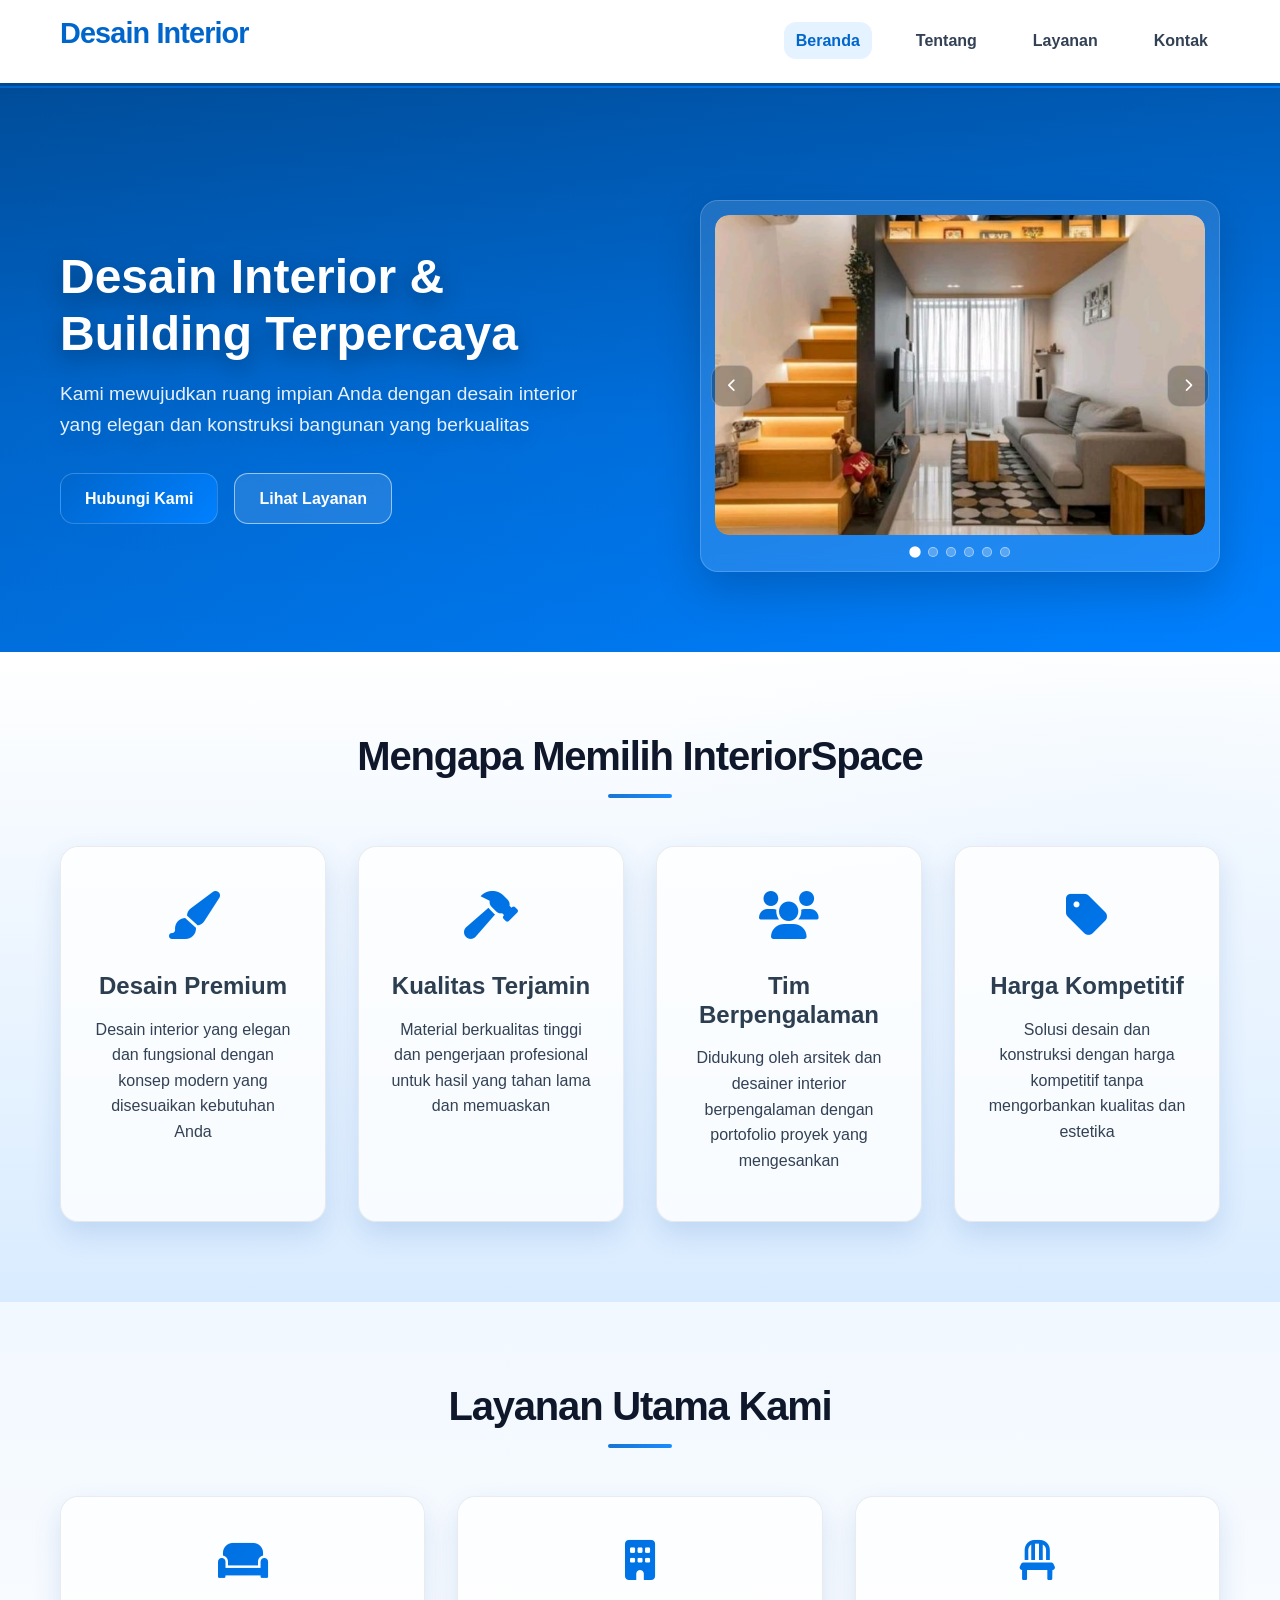
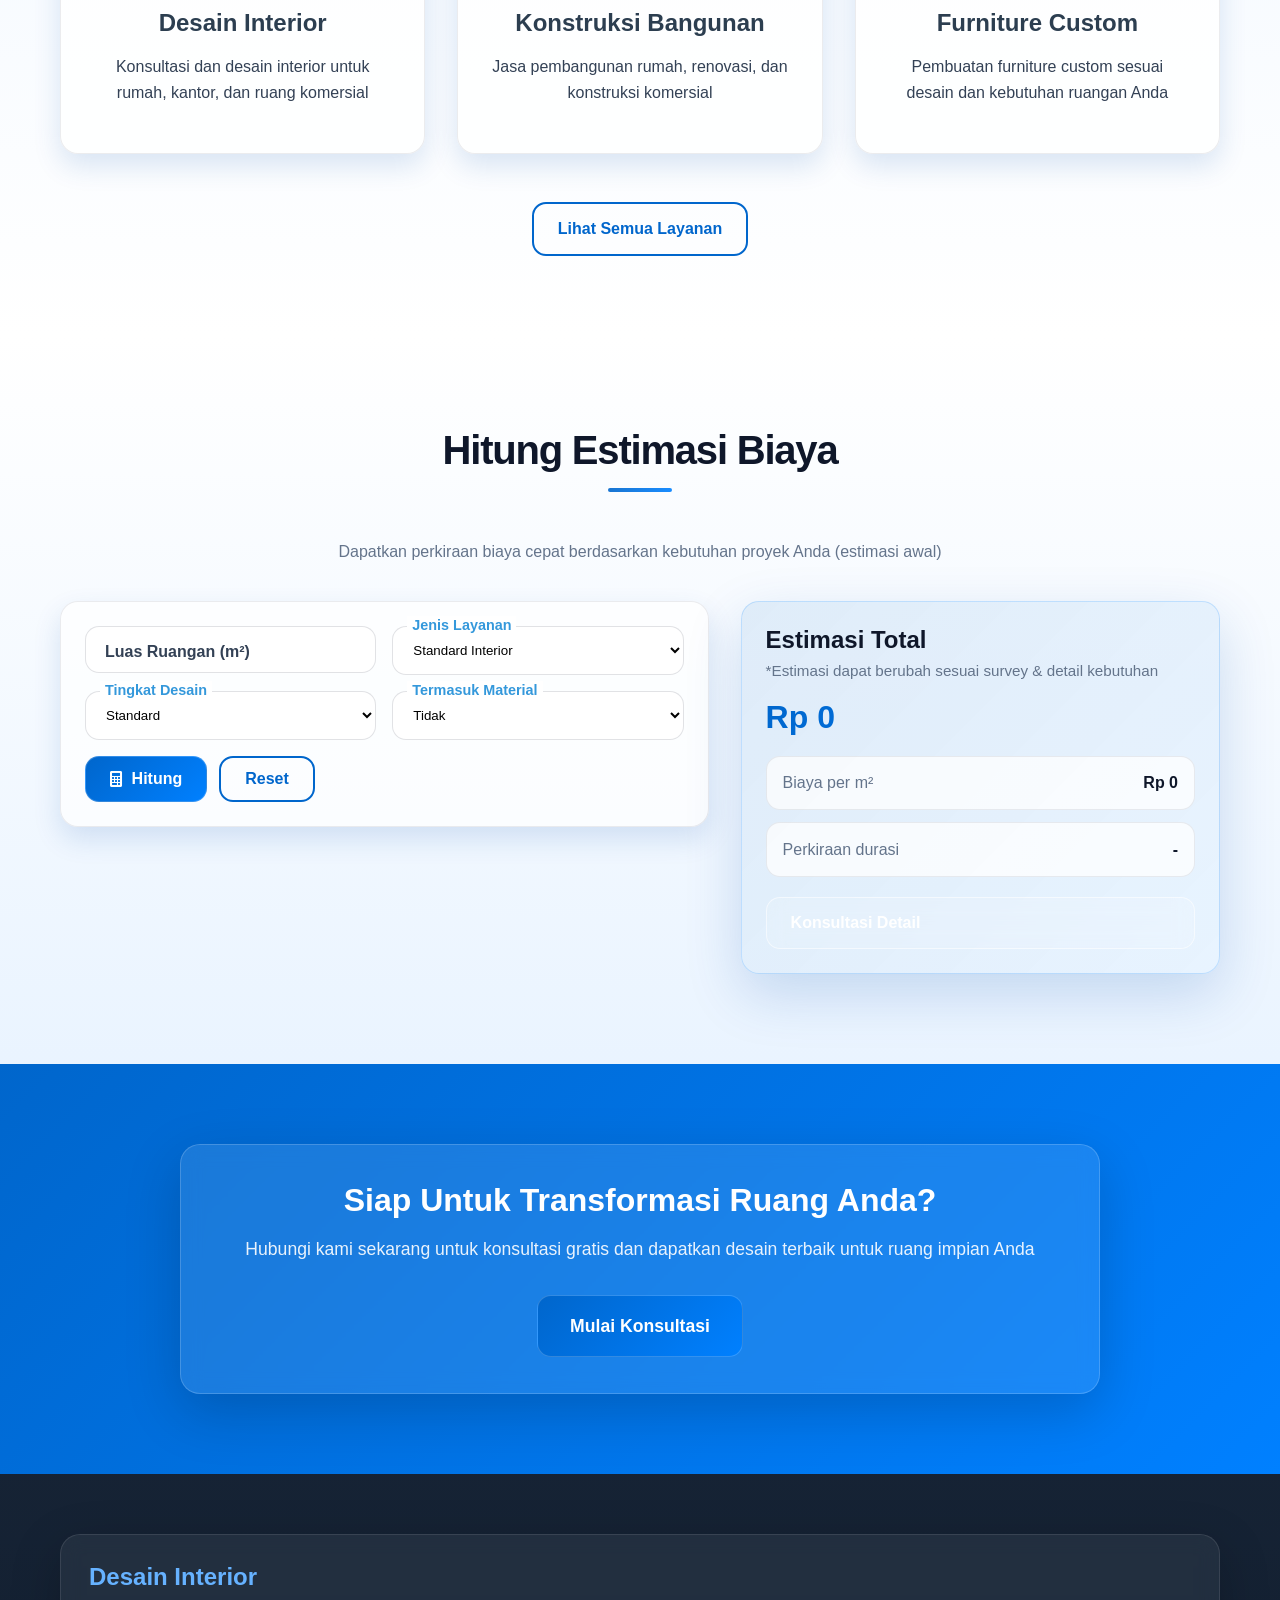
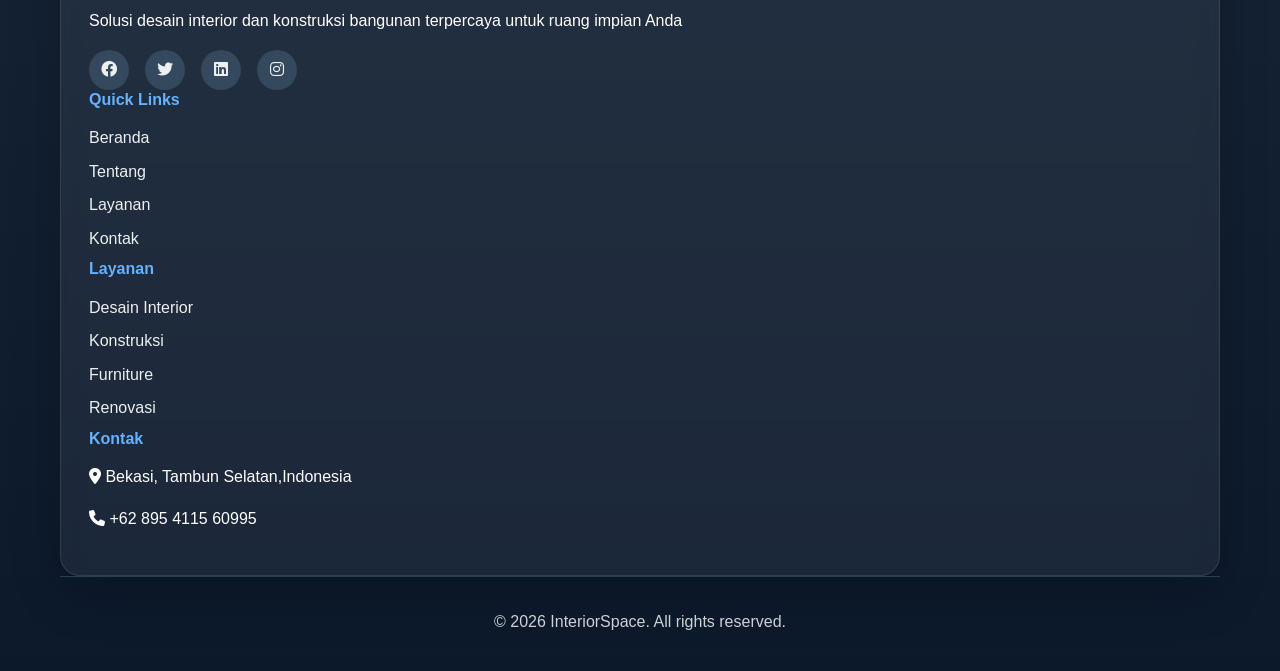
<file: index.html>
<!DOCTYPE html>
<html lang="id">
<head>
    <meta charset="UTF-8">
    <meta name="viewport" content="width=device-width, initial-scale=1.0">
    <title>InteriorSpace - Desain Interior & Building Solutions</title>
    <link rel="stylesheet" href="css/styles.css">
    <link rel="stylesheet" href="https://cdnjs.cloudflare.com/ajax/libs/font-awesome/6.0.0/css/all.min.css">
</head>
<body>
    <!-- Header -->
    <header class="header">
        <nav class="navbar">
            <div class="nav-container">
                <div class="nav-logo">
                    <h2>Desain Interior</h2>
                </div>
                <ul class="nav-menu">
                    <li class="nav-item">
                        <a href="index.html" class="nav-link active">Beranda</a>
                    </li>
                    <li class="nav-item">
                        <a href="about.html" class="nav-link">Tentang</a>
                    </li>
                    <li class="nav-item">
                        <a href="services.html" class="nav-link">Layanan</a>
                    </li>
                    <li class="nav-item">
                        <a href="contact.html" class="nav-link">Kontak</a>
                    </li>
                </ul>
                <div class="hamburger">
                    <span class="bar"></span>
                    <span class="bar"></span>
                    <span class="bar"></span>
                </div>
            </div>
        </nav>
    </header>

    <!-- Hero Section -->
    <section class="hero">
        <div class="hero-container">
            <div class="hero-content">
                <h1 class="hero-title">Desain Interior & Building Terpercaya</h1>
                <p class="hero-subtitle">Kami mewujudkan ruang impian Anda dengan desain interior yang elegan dan konstruksi bangunan yang berkualitas</p>
                <div class="hero-buttons">
                    <a href="contact.html" class="btn btn-primary">Hubungi Kami</a>
                    <a href="services.html" class="btn btn-secondary">Lihat Layanan</a>
                </div>
            </div>
            <div class="hero-image">
                <div class="hero-slider" aria-label="Galeri Proyek">
                    <button class="slider-btn slider-prev" type="button" aria-label="Sebelumnya">
                        <i class="fas fa-chevron-left"></i>
                    </button>
                    <div class="slider-track" id="heroSliderTrack">
                        <div class="slide">
                            <img src="fg1.jpeg" alt="Proyek Interior 1" loading="lazy">
                        </div>
                        <div class="slide">
                            <img src="fg2.jpeg" alt="Proyek Interior 2" loading="lazy">
                        </div>
                        <div class="slide">
                            <img src="fg3.jpeg" alt="Proyek Interior 3" loading="lazy">
                        </div>
                        <div class="slide">
                            <img src="fg4.jpeg" alt="Proyek Interior 4" loading="lazy">
                        </div>
                        <div class="slide">
                            <img src="fg5.jpeg" alt="Proyek Interior 5" loading="lazy">
                        </div>
                        <div class="slide">
                            <img src="fg6.jpeg" alt="Proyek Interior 6" loading="lazy">
                        </div>
                    </div>
                    <button class="slider-btn slider-next" type="button" aria-label="Selanjutnya">
                        <i class="fas fa-chevron-right"></i>
                    </button>
                    <div class="slider-dots" id="heroSliderDots" aria-label="Indikator slide"></div>
                </div>
            </div>
        </div>
    </section>

    <!-- Features Section -->
    <section class="features">
        <div class="container">
            <h2 class="section-title">Mengapa Memilih InteriorSpace</h2>
            <div class="features-grid">
                <div class="feature-card">
                    <div class="feature-icon">
                        <i class="fas fa-paint-brush"></i>
                    </div>
                    <h3>Desain Premium</h3>
                    <p>Desain interior yang elegan dan fungsional dengan konsep modern yang disesuaikan kebutuhan Anda</p>
                </div>
                <div class="feature-card">
                    <div class="feature-icon">
                        <i class="fas fa-hammer"></i>
                    </div>
                    <h3>Kualitas Terjamin</h3>
                    <p>Material berkualitas tinggi dan pengerjaan profesional untuk hasil yang tahan lama dan memuaskan</p>
                </div>
                <div class="feature-card">
                    <div class="feature-icon">
                        <i class="fas fa-users"></i>
                    </div>
                    <h3>Tim Berpengalaman</h3>
                    <p>Didukung oleh arsitek dan desainer interior berpengalaman dengan portofolio proyek yang mengesankan</p>
                </div>
                <div class="feature-card">
                    <div class="feature-icon">
                        <i class="fas fa-tag"></i>
                    </div>
                    <h3>Harga Kompetitif</h3>
                    <p>Solusi desain dan konstruksi dengan harga kompetitif tanpa mengorbankan kualitas dan estetika</p>
                </div>
            </div>
        </div>
    </section>

    <!-- Services Preview -->
    <section class="services-preview">
        <div class="container">
            <h2 class="section-title">Layanan Utama Kami</h2>
            <div class="services-grid">
                <div class="service-card">
                    <div class="service-icon">
                        <i class="fas fa-couch"></i>
                    </div>
                    <h3>Desain Interior</h3>
                    <p>Konsultasi dan desain interior untuk rumah, kantor, dan ruang komersial</p>
                </div>
                <div class="service-card">
                    <div class="service-icon">
                        <i class="fas fa-building"></i>
                    </div>
                    <h3>Konstruksi Bangunan</h3>
                    <p>Jasa pembangunan rumah, renovasi, dan konstruksi komersial</p>
                </div>
                <div class="service-card">
                    <div class="service-icon">
                        <i class="fas fa-chair"></i>
                    </div>
                    <h3>Furniture Custom</h3>
                    <p>Pembuatan furniture custom sesuai desain dan kebutuhan ruangan Anda</p>
                </div>
            </div>
            <div class="text-center">
                <a href="services.html" class="btn btn-outline">Lihat Semua Layanan</a>
            </div>
        </div>
    </section>

    <!-- Estimation Section -->
    <section class="estimator">
        <div class="container">
            <div class="estimator-header">
                <h2 class="section-title">Hitung Estimasi Biaya</h2>
                <p class="section-subtitle">Dapatkan perkiraan biaya cepat berdasarkan kebutuhan proyek Anda (estimasi awal)</p>
            </div>

            <div class="estimator-grid">
                <div class="estimator-form" aria-label="Form Estimasi">
                    <div class="form-row">
                        <div class="form-group">
                            <label for="estArea">Luas Ruangan (m²)</label>
                            <input type="number" id="estArea" min="1" step="1" placeholder="Contoh: 30">
                        </div>
                        <div class="form-group">
                            <label for="estType">Jenis Layanan</label>
                            <select id="estType">
                                <option value="design_planning">Design Planning</option>
                                <option value="standard_interior" selected>Standard Interior</option>
                                <option value="premium_interior">Premium Interior</option>
                            </select>
                        </div>
                    </div>

                    <div class="form-row">
                        <div class="form-group">
                            <label for="estLevel">Tingkat Desain</label>
                            <select id="estLevel">
                                <option value="basic">Basic</option>
                                <option value="standard" selected>Standard</option>
                                <option value="premium">Premium</option>
                            </select>
                        </div>
                        <div class="form-group">
                            <label for="estMaterial">Termasuk Material</label>
                            <select id="estMaterial">
                                <option value="no" selected>Tidak</option>
                                <option value="yes">Ya</option>
                            </select>
                        </div>
                    </div>

                    <div class="estimator-actions">
                        <button type="button" class="btn btn-primary" id="estCalcBtn">
                            <i class="fas fa-calculator"></i> Hitung
                        </button>
                        <button type="button" class="btn btn-outline" id="estResetBtn">Reset</button>
                    </div>
                </div>

                <div class="estimator-result" aria-label="Hasil Estimasi">
                    <div class="result-card">
                        <div class="result-top">
                            <h3>Estimasi Total</h3>
                            <p class="result-note">*Estimasi dapat berubah sesuai survey & detail kebutuhan</p>
                        </div>
                        <div class="result-amount" id="estTotal">Rp 0</div>
                        <div class="result-breakdown" id="estBreakdown">
                            <div class="break-item">
                                <span>Biaya per m²</span>
                                <strong id="estPerM2">Rp 0</strong>
                            </div>
                            <div class="break-item">
                                <span>Perkiraan durasi</span>
                                <strong id="estDuration">-</strong>
                            </div>
                        </div>
                        <div class="result-cta">
                            <a href="contact.html" class="btn btn-secondary">Konsultasi Detail</a>
                        </div>
                    </div>
                </div>
            </div>
        </div>
    </section>

    <!-- CTA Section -->
    <section class="cta">
        <div class="container">
            <div class="cta-content">
                <h2>Siap Untuk Transformasi Ruang Anda?</h2>
                <p>Hubungi kami sekarang untuk konsultasi gratis dan dapatkan desain terbaik untuk ruang impian Anda</p>
                <a href="contact.html" class="btn btn-primary btn-large">Mulai Konsultasi</a>
            </div>
        </div>
    </section>

    <!-- Footer -->
    <footer class="footer">
        <div class="container">
            <div class="footer-content">
                <div class="footer-section">
                    <h3>Desain Interior</h3>
                    <p>Solusi desain interior dan konstruksi bangunan terpercaya untuk ruang impian Anda</p>
                    <div class="social-links">
                        <a href="#"><i class="fab fa-facebook"></i></a>
                        <a href="#"><i class="fab fa-twitter"></i></a>
                        <a href="#"><i class="fab fa-linkedin"></i></a>
                        <a href="#"><i class="fab fa-instagram"></i></a>
                    </div>
                </div>
                <div class="footer-section">
                    <h4>Quick Links</h4>
                    <ul>
                        <li><a href="index.html">Beranda</a></li>
                        <li><a href="about.html">Tentang</a></li>
                        <li><a href="services.html">Layanan</a></li>
                        <li><a href="contact.html">Kontak</a></li>
                    </ul>
                </div>
                <div class="footer-section">
                    <h4>Layanan</h4>
                    <ul>
                        <li><a href="services.html">Desain Interior</a></li>
                        <li><a href="services.html">Konstruksi</a></li>
                        <li><a href="services.html">Furniture</a></li>
                        <li><a href="services.html">Renovasi</a></li>
                    </ul>
                </div>
                <div class="footer-section">
                    <h4>Kontak</h4>
                    <p><i class="fas fa-map-marker-alt"></i> Bekasi, Tambun Selatan,Indonesia</p>
                    <p><i class="fas fa-phone"></i> +62 895 4115 60995</p>
                </div>
            </div>
            <div class="footer-bottom">
                <p>&copy; 2026 InteriorSpace. All rights reserved.</p>
            </div>
        </div>
    </footer>

    <script src="js/script.js"></script>
</body>
</html>
</file>
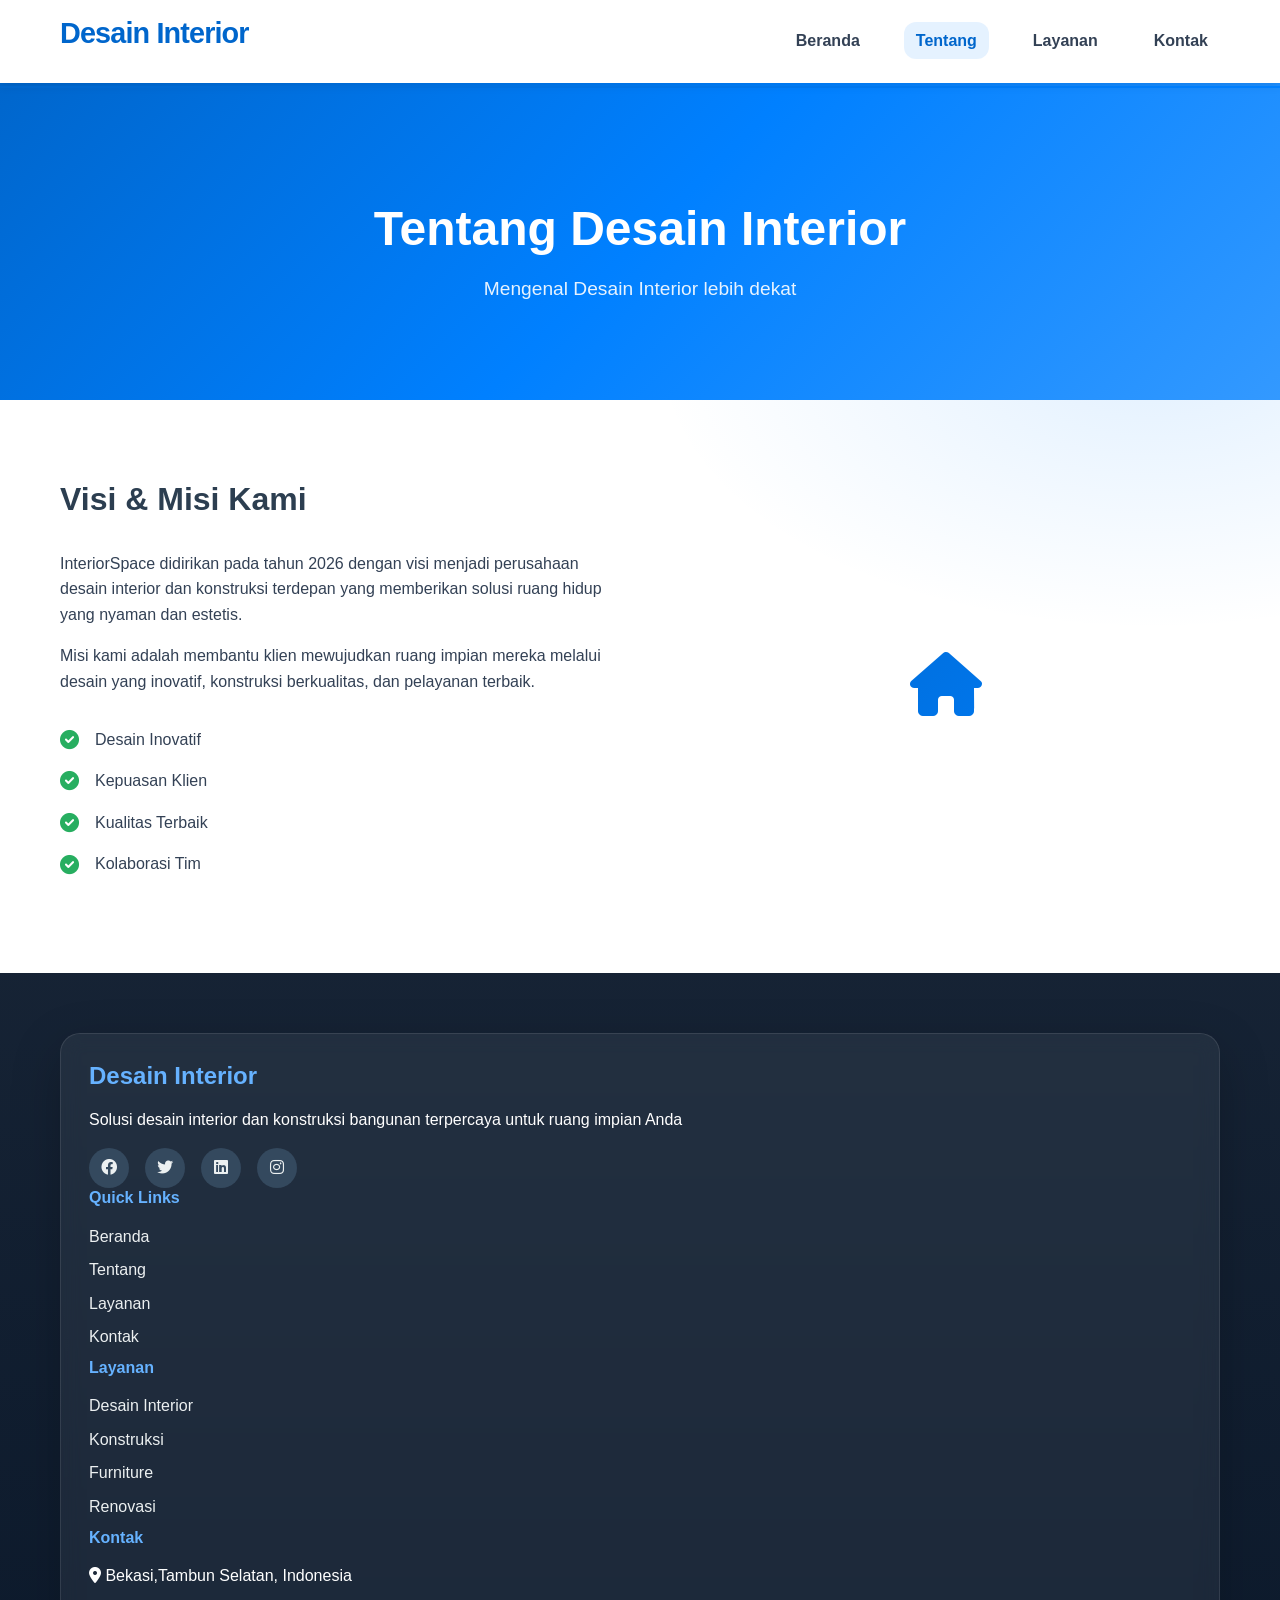
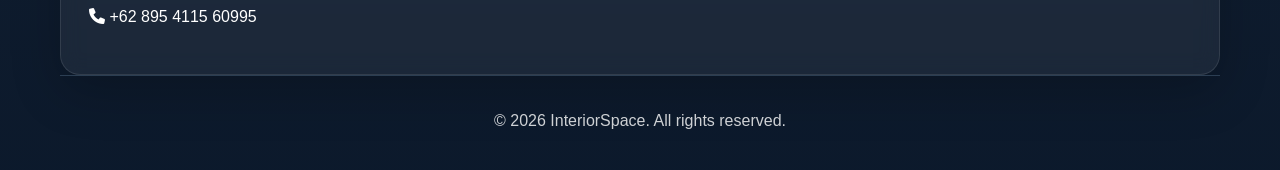
<file: about.html>
<!DOCTYPE html>
<html lang="id">
<head>
    <meta charset="UTF-8">
    <meta name="viewport" content="width=device-width, initial-scale=1.0">
    <title>Tentang Kami - Desain Interior</title>
    <link rel="stylesheet" href="css/styles.css">
    <link rel="stylesheet" href="https://cdnjs.cloudflare.com/ajax/libs/font-awesome/6.0.0/css/all.min.css">
</head>
<body>
    <!-- Header -->
    <header class="header">
        <nav class="navbar">
            <div class="nav-container">
                <div class="nav-logo">
                    <h2>Desain Interior</h2>
                </div>
                <ul class="nav-menu">
                    <li class="nav-item">
                        <a href="index.html" class="nav-link">Beranda</a>
                    </li>
                    <li class="nav-item">
                        <a href="about.html" class="nav-link active">Tentang</a>
                    </li>
                    <li class="nav-item">
                        <a href="services.html" class="nav-link">Layanan</a>
                    </li>
                    <li class="nav-item">
                        <a href="contact.html" class="nav-link">Kontak</a>
                    </li>
                </ul>
                <div class="hamburger">
                    <span class="bar"></span>
                    <span class="bar"></span>
                    <span class="bar"></span>
                </div>
            </div>
        </nav>
    </header>

    <!-- Page Header -->
    <section class="page-header">
        <div class="container">
            <h1>Tentang Desain Interior</h1>
            <p>Mengenal Desain Interior lebih dekat</p>
        </div>
    </section>

    <!-- About Content -->
    <section class="about-content">
        <div class="container">
            <div class="about-grid">
                <div class="about-text">
                    <h2>Visi & Misi Kami</h2>
                    <p>InteriorSpace didirikan pada tahun 2026 dengan visi menjadi perusahaan desain interior dan konstruksi terdepan yang memberikan solusi ruang hidup yang nyaman dan estetis.</p>
                    <p>Misi kami adalah membantu klien mewujudkan ruang impian mereka melalui desain yang inovatif, konstruksi berkualitas, dan pelayanan terbaik.</p>
                    <div class="values">
                        <div class="value-item">
                            <i class="fas fa-check-circle"></i>
                            <span>Desain Inovatif</span>
                        </div>
                        <div class="value-item">
                            <i class="fas fa-check-circle"></i>
                            <span>Kepuasan Klien</span>
                        </div>
                        <div class="value-item">
                            <i class="fas fa-check-circle"></i>
                            <span>Kualitas Terbaik</span>
                        </div>
                        <div class="value-item">
                            <i class="fas fa-check-circle"></i>
                            <span>Kolaborasi Tim</span>
                        </div>
                    </div>
                </div>
                <div class="about-image">
                    <div class="image-placeholder">
                        <i class="fas fa-home"></i>
                    </div>
                </div>
            </div>
        </div>
    </section>

    <!-- Footer -->
    <footer class="footer">
        <div class="container">
            <div class="footer-content">
                <div class="footer-section">
                    <h3>Desain Interior</h3>
                    <p>Solusi desain interior dan konstruksi bangunan terpercaya untuk ruang impian Anda</p>
                    <div class="social-links">
                        <a href="#"><i class="fab fa-facebook"></i></a>
                        <a href="#"><i class="fab fa-twitter"></i></a>
                        <a href="#"><i class="fab fa-linkedin"></i></a>
                        <a href="#"><i class="fab fa-instagram"></i></a>
                    </div>
                </div>
                <div class="footer-section">
                    <h4>Quick Links</h4>
                    <ul>
                        <li><a href="index.html">Beranda</a></li>
                        <li><a href="about.html">Tentang</a></li>
                        <li><a href="services.html">Layanan</a></li>
                        <li><a href="contact.html">Kontak</a></li>
                    </ul>
                </div>
                <div class="footer-section">
                    <h4>Layanan</h4>
                    <ul>
                        <li><a href="services.html">Desain Interior</a></li>
                        <li><a href="services.html">Konstruksi</a></li>
                        <li><a href="services.html">Furniture</a></li>
                        <li><a href="services.html">Renovasi</a></li>
                    </ul>
                </div>
                <div class="footer-section">
                    <h4>Kontak</h4>
                    <p><i class="fas fa-map-marker-alt"></i> Bekasi,Tambun Selatan, Indonesia</p>
                    <p><i class="fas fa-phone"></i> +62 895 4115 60995</p>
                  
                </div>
            </div>
            <div class="footer-bottom">
                <p>&copy; 2026 InteriorSpace. All rights reserved.</p>
            </div>
        </div>
    </footer>

    <script src="js/script.js"></script>
</body>
</html>
</file>
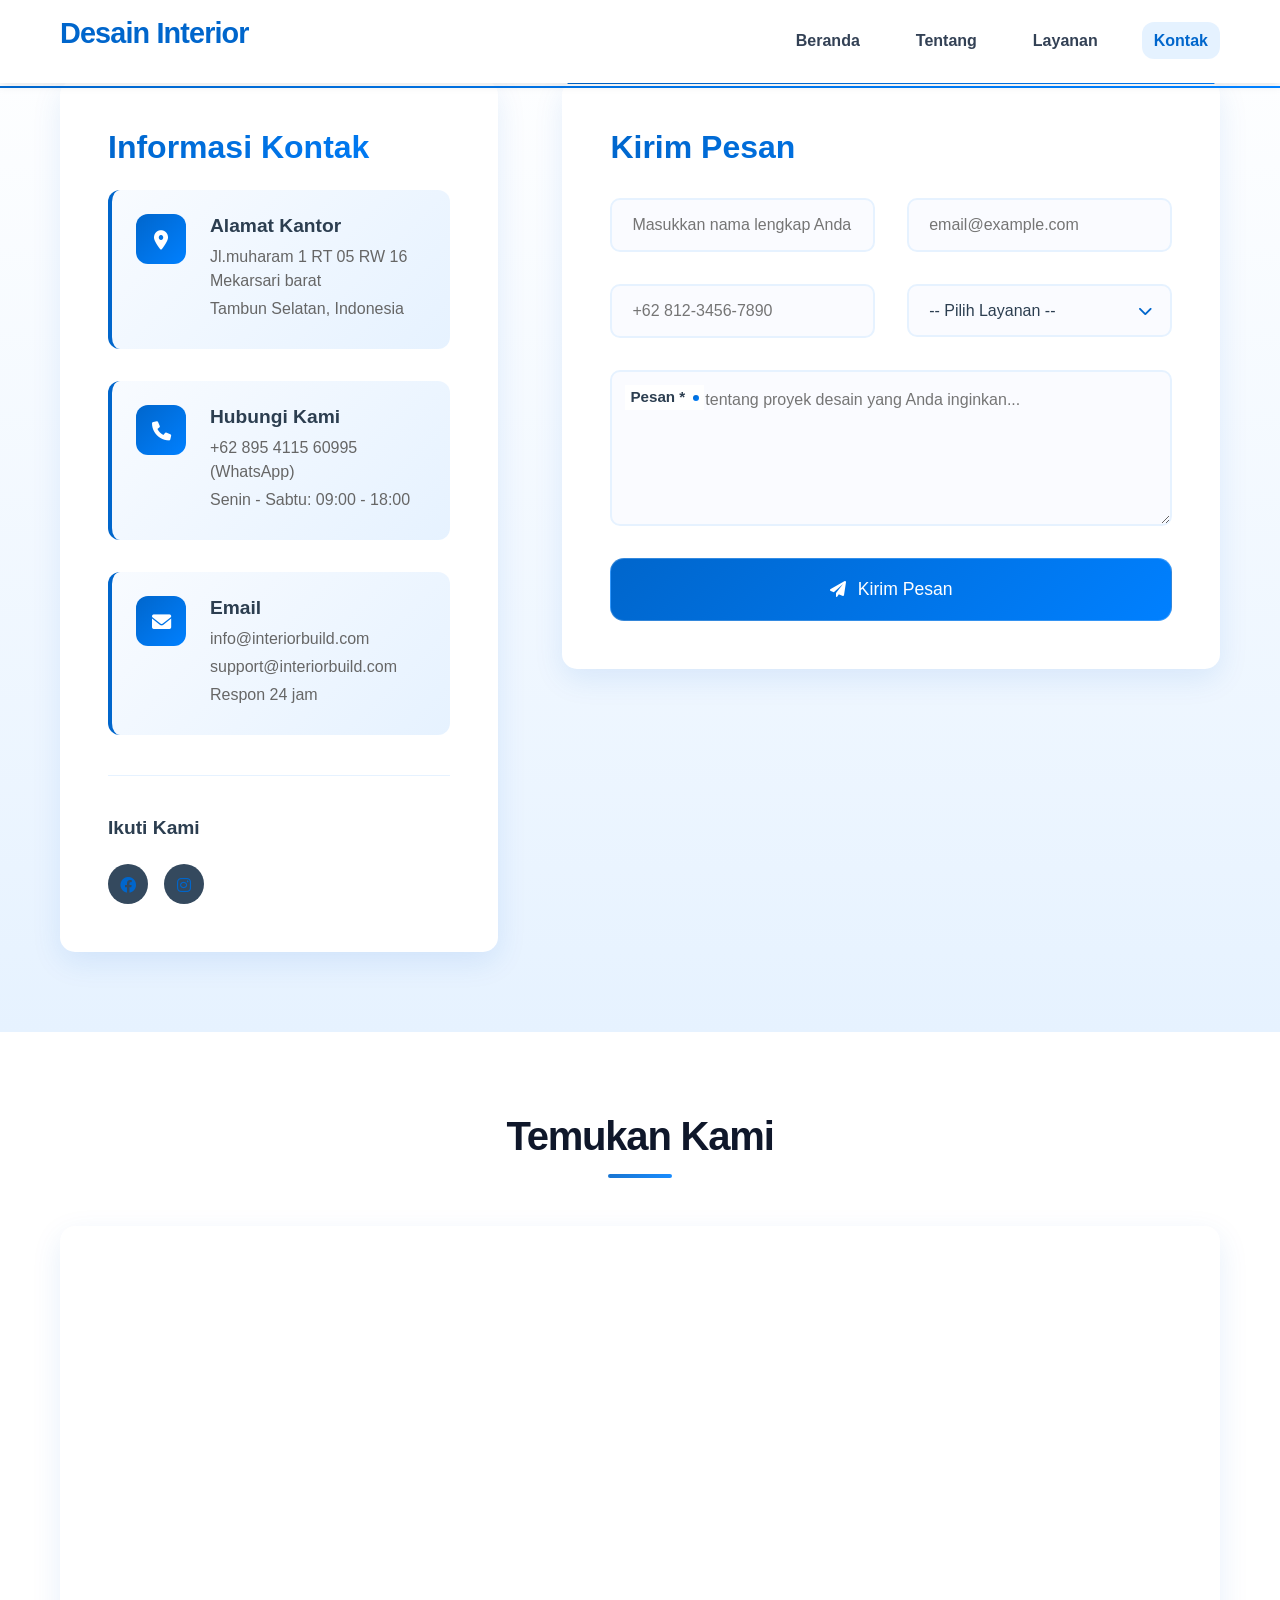
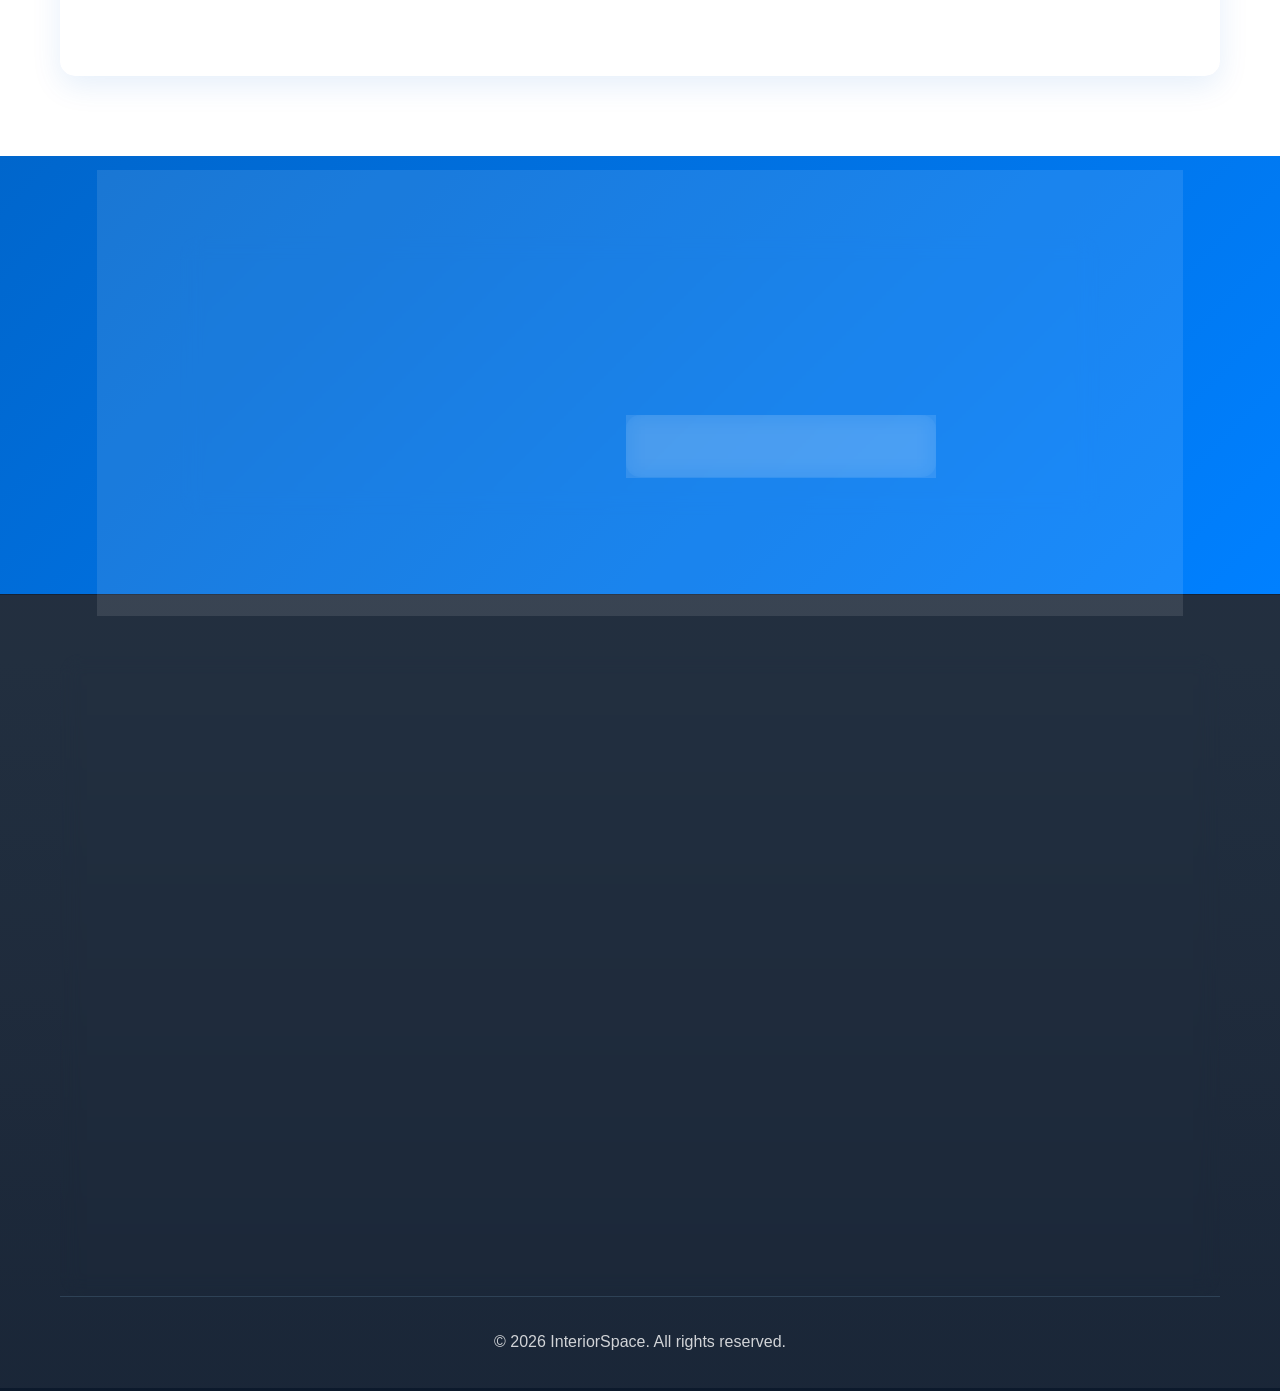
<file: contact.html>
<!DOCTYPE html>
<html lang="id">
<head>
    <meta charset="UTF-8">
    <meta name="viewport" content="width=device-width, initial-scale=1.0">
    <title>Kontak - Desain Interior</title>
    <link rel="stylesheet" href="css/styles.css">
    <link rel="stylesheet" href="css/contact.css">
    <link rel="stylesheet" href="https://cdnjs.cloudflare.com/ajax/libs/font-awesome/6.0.0/css/all.min.css">
</head>
<body>
    <!-- Header -->
    <header class="header">
        <nav class="navbar">
            <div class="nav-container">
                <div class="nav-logo">
                    <h2>Desain Interior</h2>
                </div>
                <ul class="nav-menu">
                    <li class="nav-item">
                        <a href="index.html" class="nav-link">Beranda</a>
                    </li>
                    <li class="nav-item">
                        <a href="about.html" class="nav-link">Tentang</a>
                    </li>
                    <li class="nav-item">
                        <a href="services.html" class="nav-link">Layanan</a>
                    </li>
                    <li class="nav-item">
                        <a href="contact.html" class="nav-link active">Kontak</a>
                    </li>
                </ul>
                <div class="hamburger">
                    <span class="bar"></span>
                    <span class="bar"></span>
                    <span class="bar"></span>
                </div>
            </div>
        </nav>
    </header>


    <!-- Contact Content -->
    <section class="contact-content">
        <div class="container">
            <div class="contact-grid">
                <div class="contact-info">
                    <h2>Informasi Kontak</h2>
                    
                    <div class="contact-items">
                        <div class="contact-item">
                            <div class="contact-icon">
                                <i class="fas fa-map-marker-alt"></i>
                            </div>
                            <div class="contact-details">
                                <h3>Alamat Kantor</h3>
                                <p>Jl.muharam 1 RT 05 RW 16 Mekarsari barat</p>
                                <p>Tambun Selatan, Indonesia</p>
                            </div>
                        </div>
                        
                        <div class="contact-item">
                            <div class="contact-icon">
                                <i class="fas fa-phone"></i>
                            </div>
                            <div class="contact-details">
                                <h3>Hubungi Kami</h3>
                                <p>+62 895 4115 60995 (WhatsApp)</p>
                                <p>Senin - Sabtu: 09:00 - 18:00</p>
                            </div>
                        </div>
                        
                        <div class="contact-item">
                            <div class="contact-icon">
                                <i class="fas fa-envelope"></i>
                            </div>
                            <div class="contact-details">
                                <h3>Email</h3>
                                <p>info@interiorbuild.com</p>
                                <p>support@interiorbuild.com</p>
                                <p>Respon 24 jam</p>
                            </div>
                        </div>
                    </div>
                    
                    <div class="social-section">
                        <h3>Ikuti Kami</h3>
                        <div class="social-links">
                            <a href="#" class="social-link" title="Facebook">
                                <i class="fab fa-facebook"></i>
                            </a>
                            <a href="#" class="social-link" title="Instagram">
                                <i class="fab fa-instagram"></i>
                            </a>
                        </div>
                    </div>
                </div>
                
                <div class="contact-form">
                    <h2>Kirim Pesan</h2>
                    <form id="contactForm" class="form">
                        <div class="form-row">
                            <div class="form-group">
                                <label for="name"></label>
                                <input type="text" id="name" name="name" placeholder="Masukkan nama lengkap Anda" required>
                            </div>
                            
                            <div class="form-group">
                                <label for="email"></label>
                                <input type="email" id="email" name="email" placeholder="email@example.com" required>
                            </div>
                        </div>
                        
                        <div class="form-row">
                            <div class="form-group">
                                <label for="phone"></label>
                                <input type="tel" id="phone" name="phone" placeholder="+62 812-3456-7890">
                            </div>
                            
                            <div class="form-group service-select">
                                <label for="service"></label>
                                <select id="service" name="service">
                                    <option value="">-- Pilih Layanan --</option>
                                    <option value="interior">Desain Interior</option>
                                    <option value="construction">Konstruksi Bangunan</option>
                                    <option value="furniture">Furniture Custom</option>
                                    <option value="renovation">Renovasi & Remodeling</option>
                                    <option value="consultation">Konsultasi Desain</option>
                                    <option value="management">Project Management</option>
                                    <option value="other">Lainnya</option>
                                </select>
                            </div>
                        </div>
                        
                        <div class="form-group">
                            <label for="message">Pesan *</label>
                            <textarea id="message" name="message" rows="5" placeholder="Ceritakan tentang proyek desain yang Anda inginkan..." required></textarea>
                        </div>
  
                        <button type="submit" class="btn btn-primary btn-large">
                            <i class="fas fa-paper-plane"></i> <span>Kirim Pesan</span>
                        </button>
                    </form>
                </div>
            </div>
        </div>
    </section>

    <!-- Map Section -->
    <section class="map-section">
        <div class="container">
            <h2 class="section-title">Temukan Kami</h2>
            <div class="map-container">
                <iframe 
                    src="https://www.google.com/maps/embed?pb=!1m17!1m12!1m3!1d729.2727956585537!2d107.0574750288368!3d-6.253759893947242!2m3!1f0!2f0!3f0!3m2!1i1024!2i768!4f13.1!3m2!1m1!2s!5e0!3m2!1sid!2sid!4v1772944186724!5m2!1sid!2sid" 
                    width="100%" 
                    height="450" 
                    style="border:0; border-radius: 15px; box-shadow: 0 10px 30px rgba(0, 102, 204, 0.1);" 
                    allowfullscreen="" 
                    loading="lazy" 
                    referrerpolicy="no-referrer-when-downgrade">
                </iframe>
            </div>
        </div>
    </section>

                    <div class="faq-answer">
                        <p>Ya, kami menyediakan layanan maintenance dengan paket bulanan atau tahunan. Layanan ini mencakup perawatan rutin, perbaikan kecil, dan konsultasi lanjutan.</p>
                    </div>
                </div>
            </div>
        </div>
    </section>

    <!-- CTA Section -->
    <section class="cta">
        <div class="container">
            <div class="cta-content">
                <h2>Siap Memulai Proyek Desain Anda?</h2>
                <p>Hubungi kami sekarang untuk diskusi lebih lanjut tentang kebutuhan desain interior dan konstruksi ruang impian Anda</p>
                <div class="cta-buttons">
                    <a href="tel:+622112345678" class="btn btn-primary">
                        <i class="fas fa-phone"></i> +62 895 4115 60995
                    </a>
                    <a href="mailto:info@interiorspace.com" class="btn btn-secondary">
                        <i class="fas fa-envelope"></i> info@Desain-interior.com
                    </a>
                </div>
            </div>
        </div>
    </section>

    <!-- Footer -->
    <footer class="footer">
        <div class="container">
            <div class="footer-content">
                <div class="footer-section">
                    <h3>Desain Interior</h3>
                    <p>Solusi desain interior dan konstruksi bangunan terpercaya untuk ruang impian Anda</p>
                    <div class="social-links">
                        <a href="#"><i class="fab fa-facebook"></i></a>
                        <a href="#"><i class="fab fa-twitter"></i></a>
                        <a href="#"><i class="fab fa-linkedin"></i></a>
                        <a href="#"><i class="fab fa-instagram"></i></a>
                    </div>
                </div>
                <div class="footer-section">
                    <h4>Quick Links</h4>
                    <ul>
                        <li><a href="index.html">Beranda</a></li>
                        <li><a href="about.html">Tentang</a></li>
                        <li><a href="services.html">Layanan</a></li>
                        <li><a href="contact.html">Kontak</a></li>
                    </ul>
                </div>
                <div class="footer-section">
                    <h4>Layanan</h4>
                    <ul>
                        <li><a href="services.html">Desain Interior</a></li>
                        <li><a href="services.html">Konstruksi</a></li>
                        <li><a href="services.html">Furniture</a></li>
                        <li><a href="services.html">Renovasi</a></li>
                    </ul>
                </div>
                <div class="footer-section">
                    <h4>Kontak</h4>
                    <p><i class="fas fa-map-marker-alt"></i> Bekasi,Tambun Selatan, Indonesia</p>
                    <p><i class="fas fa-phone"></i> +62 895 4115 60995</p>
                
                </div>
            </div>
            <div class="footer-bottom">
                <p>&copy; 2026 InteriorSpace. All rights reserved.</p>
            </div>
        </div>
    </footer>

    <script src="js/script.js"></script>
    <script src="js/contact-form.js"></script>
</body>
</html>
</file>
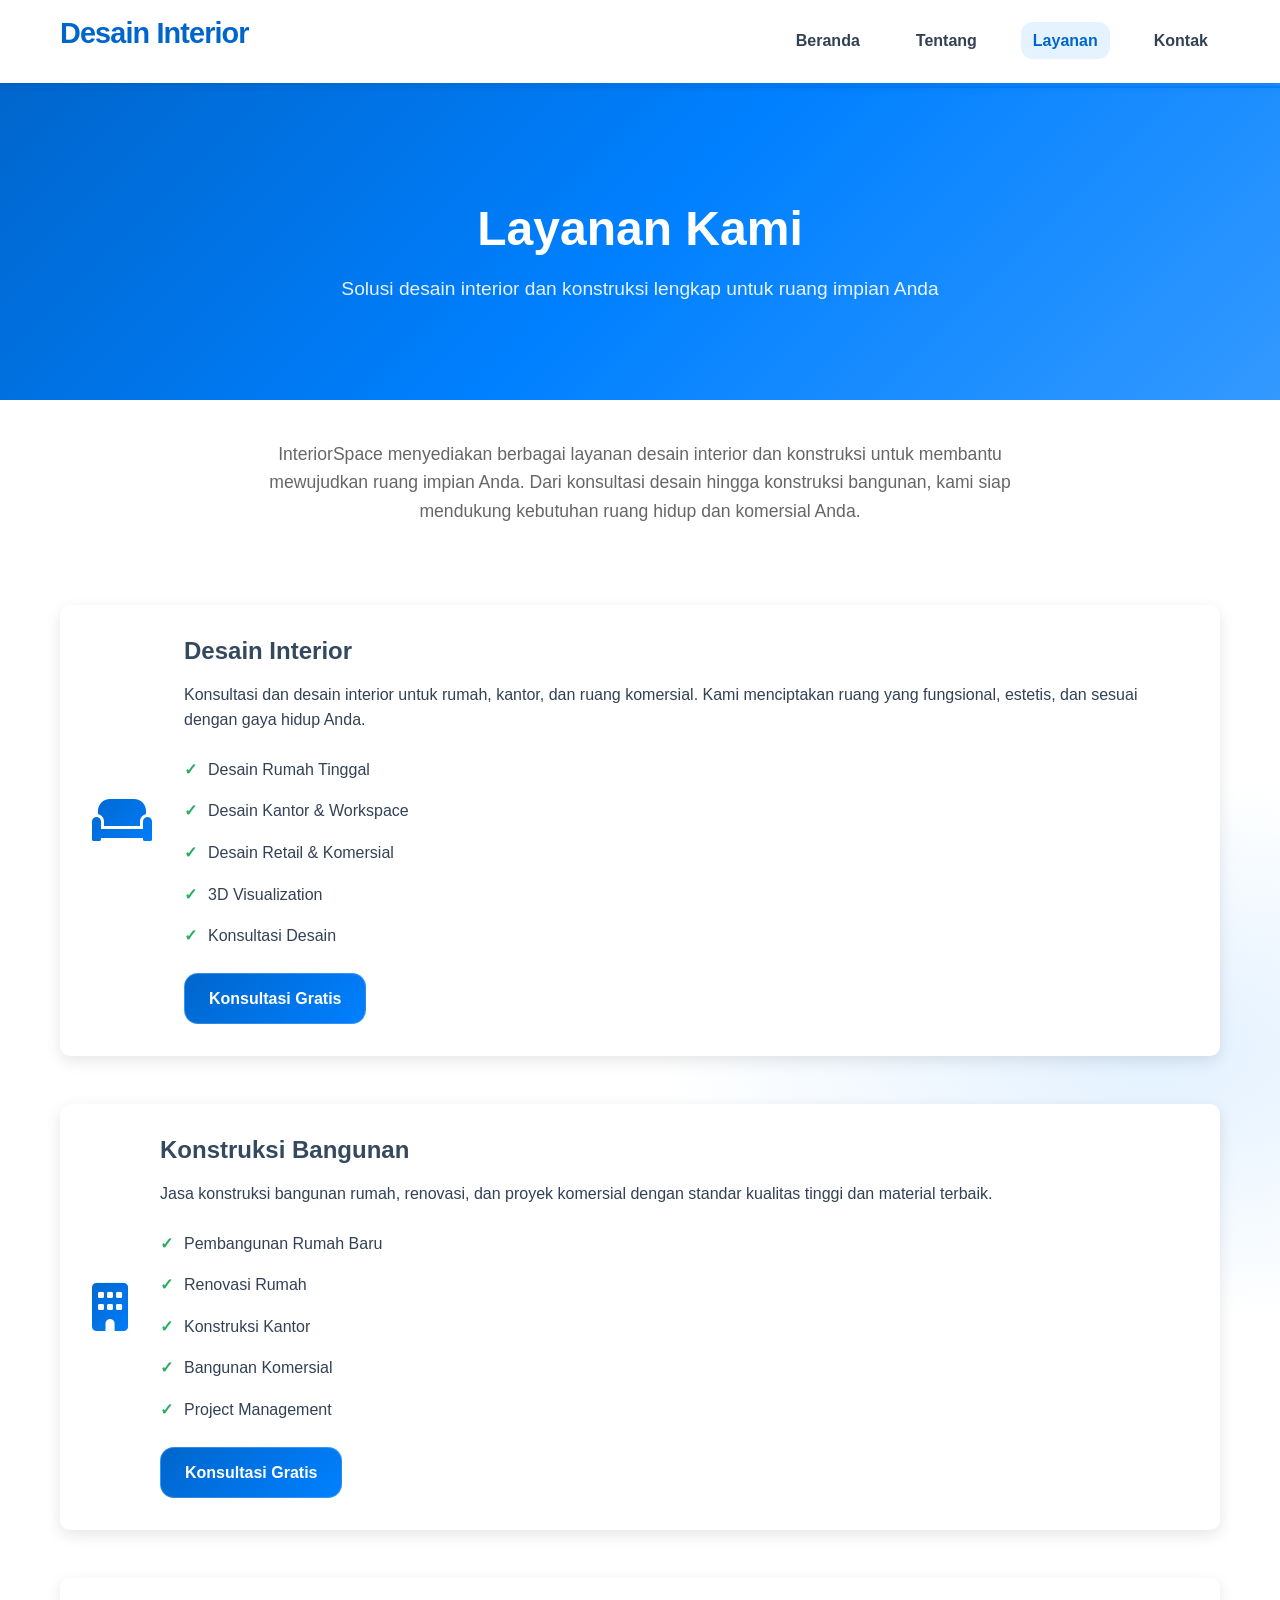
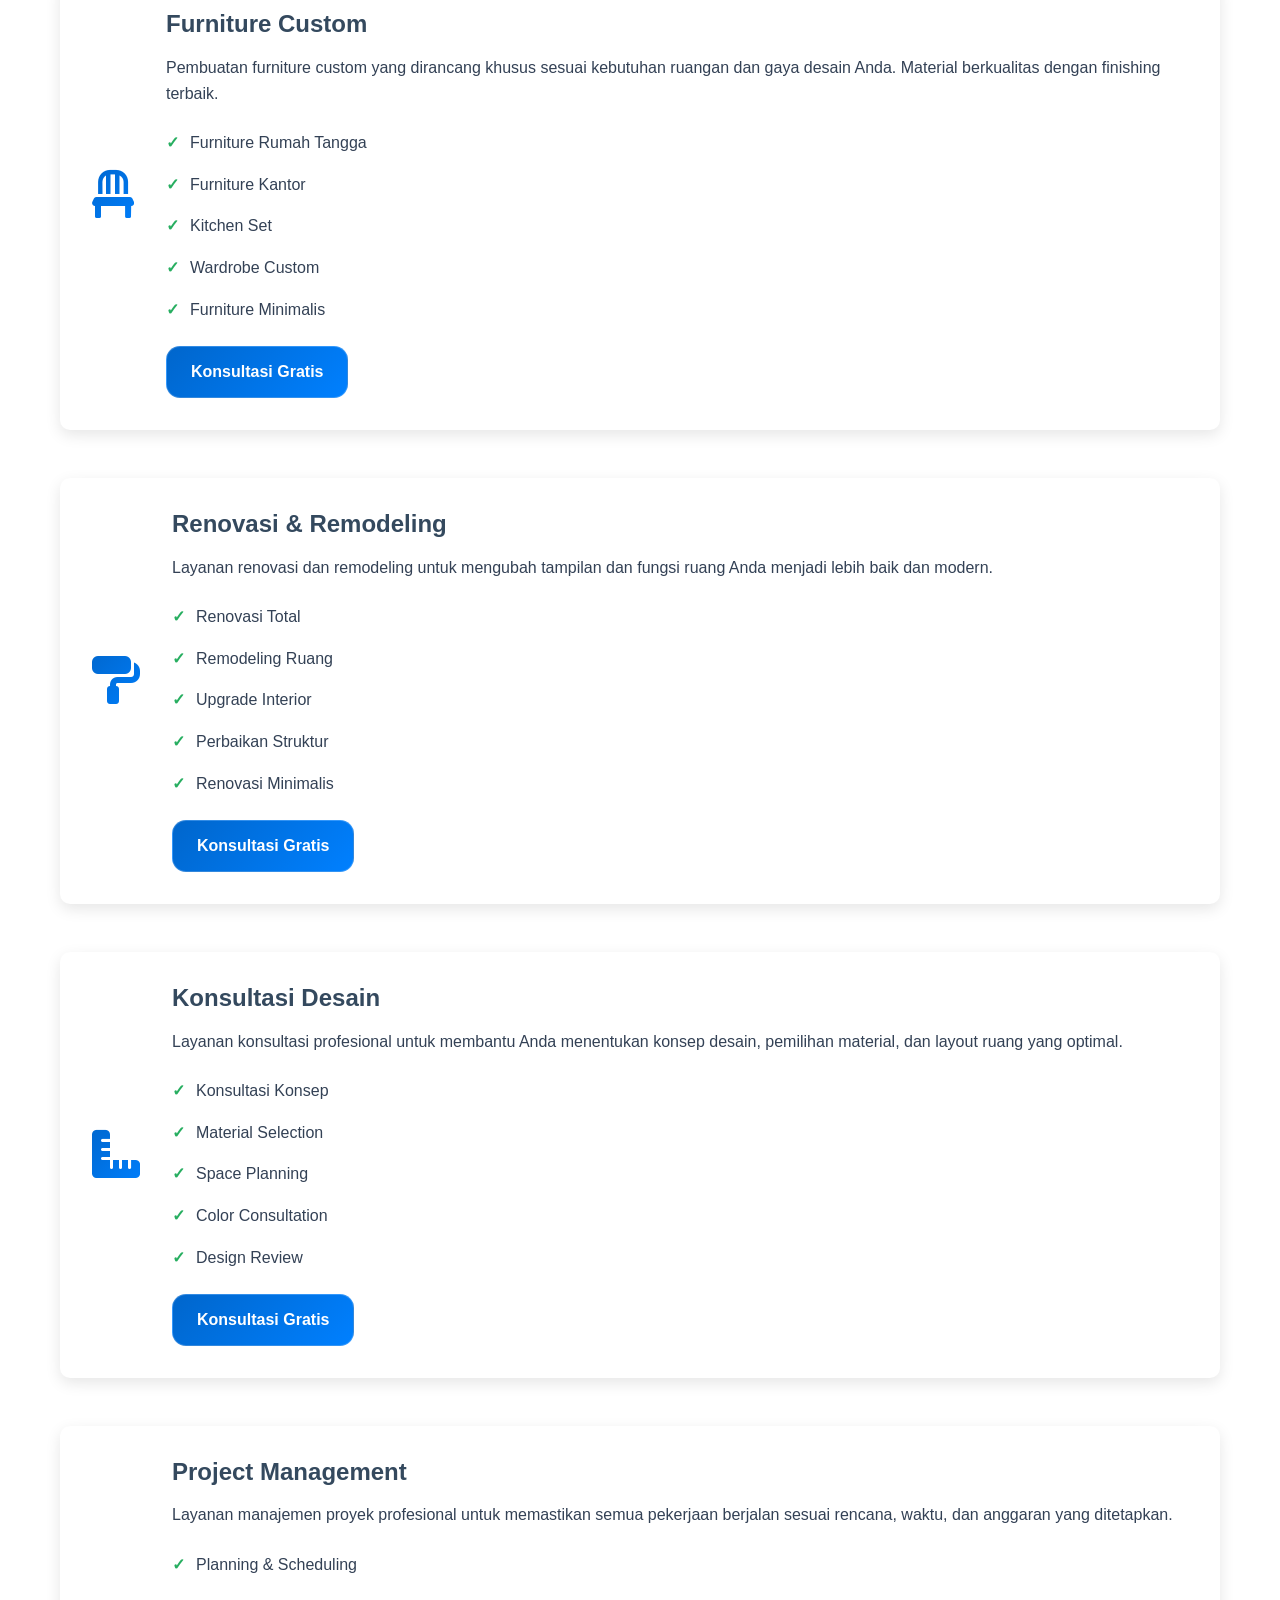
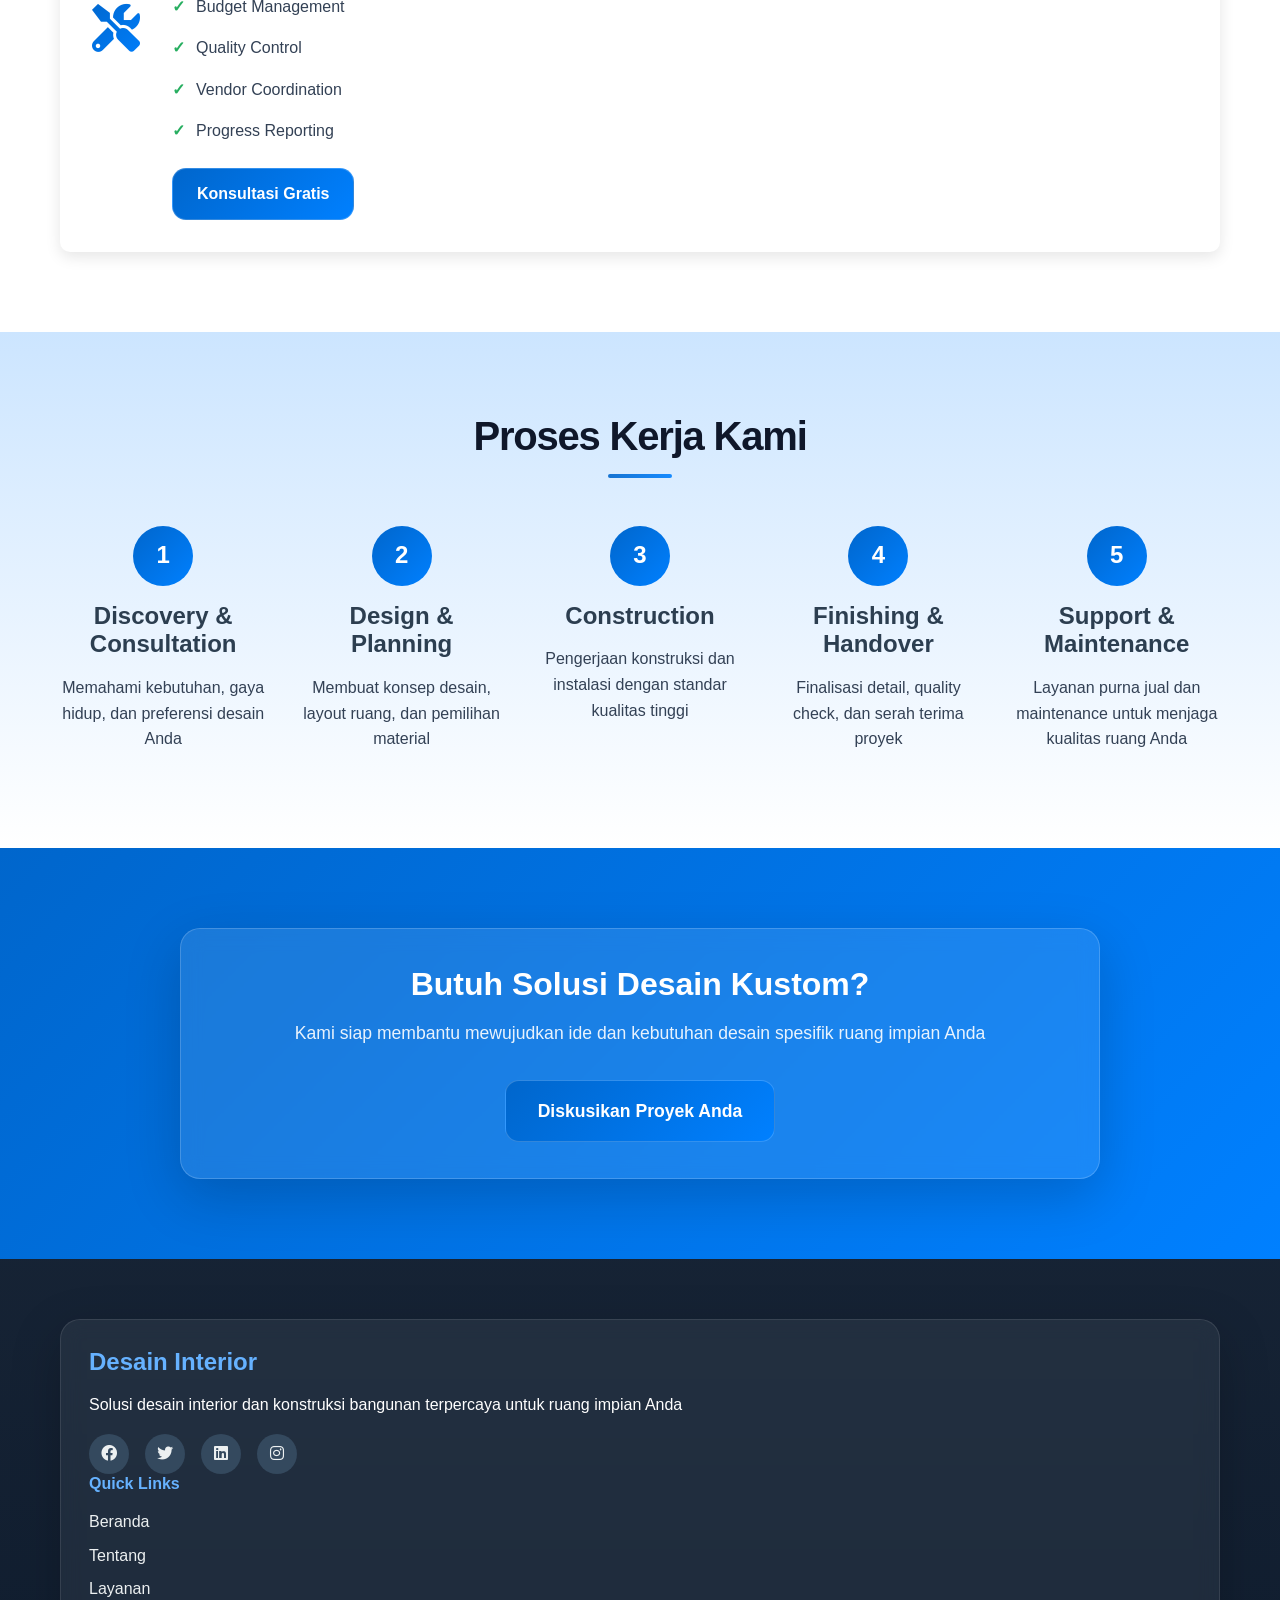
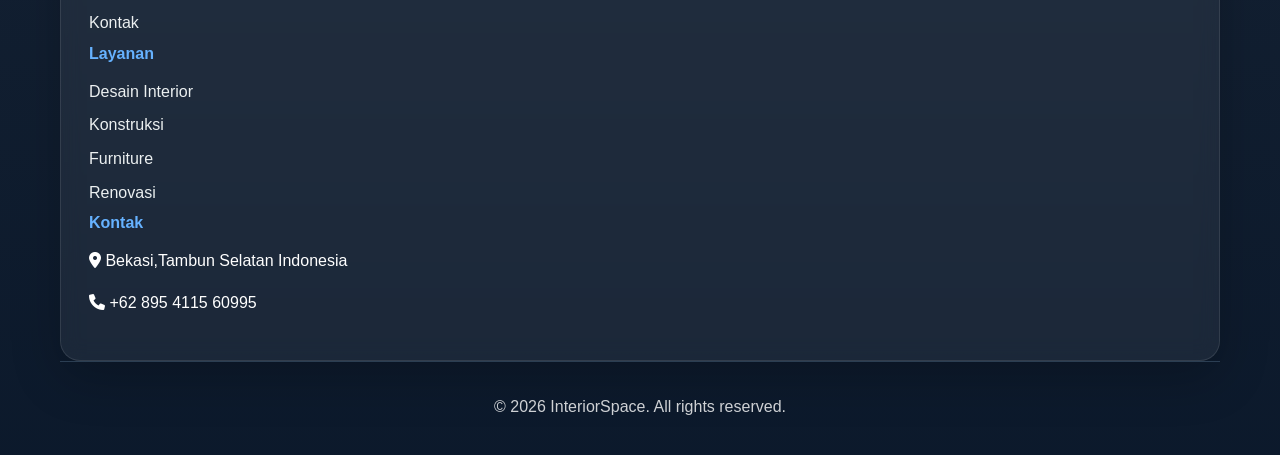
<file: services.html>
<!DOCTYPE html>
<html lang="id">
<head>
    <meta charset="UTF-8">
    <meta name="viewport" content="width=device-width, initial-scale=1.0">
    <title>Layanan -Desain Interior</title>
    <link rel="stylesheet" href="css/styles.css">
    <link rel="stylesheet" href="https://cdnjs.cloudflare.com/ajax/libs/font-awesome/6.0.0/css/all.min.css">
</head>
<body>
    <!-- Header -->
    <header class="header">
        <nav class="navbar">
            <div class="nav-container">
                <div class="nav-logo">
                    <h2>Desain Interior</h2>
                </div>
                <ul class="nav-menu">
                    <li class="nav-item">
                        <a href="index.html" class="nav-link">Beranda</a>
                    </li>
                    <li class="nav-item">
                        <a href="about.html" class="nav-link">Tentang</a>
                    </li>
                    <li class="nav-item">
                        <a href="services.html" class="nav-link active">Layanan</a>
                    </li>
                    <li class="nav-item">
                        <a href="contact.html" class="nav-link">Kontak</a>
                    </li>
                </ul>
                <div class="hamburger">
                    <span class="bar"></span>
                    <span class="bar"></span>
                    <span class="bar"></span>
                </div>
            </div>
        </nav>
    </header>

    <!-- Page Header -->
    <section class="page-header">
        <div class="container">
            <h1>Layanan Kami</h1>
            <p>Solusi desain interior dan konstruksi lengkap untuk ruang impian Anda</p>
        </div>
    </section>

    <!-- Services Overview -->
    <section class="services-overview">
        <div class="container">
            <p class="section-intro">
                InteriorSpace menyediakan berbagai layanan desain interior dan konstruksi untuk membantu mewujudkan ruang impian Anda. 
                Dari konsultasi desain hingga konstruksi bangunan, kami siap mendukung kebutuhan ruang hidup dan komersial Anda.
            </p>
        </div>
    </section>

    <!-- Services Grid -->
    <section class="services-grid-section">
        <div class="container">
            <div class="services-full-grid">
                <div class="service-card-full">
                    <div class="service-icon">
                        <i class="fas fa-couch"></i>
                    </div>
                    <div class="service-content">
                        <h3>Desain Interior</h3>
                        <p>Konsultasi dan desain interior untuk rumah, kantor, dan ruang komersial. Kami menciptakan ruang yang fungsional, estetis, dan sesuai dengan gaya hidup Anda.</p>
                        <ul class="service-features">
                            <li>Desain Rumah Tinggal</li>
                            <li>Desain Kantor & Workspace</li>
                            <li>Desain Retail & Komersial</li>
                            <li>3D Visualization</li>
                            <li>Konsultasi Desain</li>
                        </ul>
                        <a href="contact.html" class="btn btn-primary">Konsultasi Gratis</a>
                    </div>
                </div>

                <div class="service-card-full">
                    <div class="service-icon">
                        <i class="fas fa-building"></i>
                    </div>
                    <div class="service-content">
                        <h3>Konstruksi Bangunan</h3>
                        <p>Jasa konstruksi bangunan rumah, renovasi, dan proyek komersial dengan standar kualitas tinggi dan material terbaik.</p>
                        <ul class="service-features">
                            <li>Pembangunan Rumah Baru</li>
                            <li>Renovasi Rumah</li>
                            <li>Konstruksi Kantor</li>
                            <li>Bangunan Komersial</li>
                            <li>Project Management</li>
                        </ul>
                        <a href="contact.html" class="btn btn-primary">Konsultasi Gratis</a>
                    </div>
                </div>

                <div class="service-card-full">
                    <div class="service-icon">
                        <i class="fas fa-chair"></i>
                    </div>
                    <div class="service-content">
                        <h3>Furniture Custom</h3>
                        <p>Pembuatan furniture custom yang dirancang khusus sesuai kebutuhan ruangan dan gaya desain Anda. Material berkualitas dengan finishing terbaik.</p>
                        <ul class="service-features">
                            <li>Furniture Rumah Tangga</li>
                            <li>Furniture Kantor</li>
                            <li>Kitchen Set</li>
                            <li>Wardrobe Custom</li>
                            <li>Furniture Minimalis</li>
                        </ul>
                        <a href="contact.html" class="btn btn-primary">Konsultasi Gratis</a>
                    </div>
                </div>

                <div class="service-card-full">
                    <div class="service-icon">
                        <i class="fas fa-paint-roller"></i>
                    </div>
                    <div class="service-content">
                        <h3>Renovasi & Remodeling</h3>
                        <p>Layanan renovasi dan remodeling untuk mengubah tampilan dan fungsi ruang Anda menjadi lebih baik dan modern.</p>
                        <ul class="service-features">
                            <li>Renovasi Total</li>
                            <li>Remodeling Ruang</li>
                            <li>Upgrade Interior</li>
                            <li>Perbaikan Struktur</li>
                            <li>Renovasi Minimalis</li>
                        </ul>
                        <a href="contact.html" class="btn btn-primary">Konsultasi Gratis</a>
                    </div>
                </div>

                <div class="service-card-full">
                    <div class="service-icon">
                        <i class="fas fa-ruler-combined"></i>
                    </div>
                    <div class="service-content">
                        <h3>Konsultasi Desain</h3>
                        <p>Layanan konsultasi profesional untuk membantu Anda menentukan konsep desain, pemilihan material, dan layout ruang yang optimal.</p>
                        <ul class="service-features">
                            <li>Konsultasi Konsep</li>
                            <li>Material Selection</li>
                            <li>Space Planning</li>
                            <li>Color Consultation</li>
                            <li>Design Review</li>
                        </ul>
                        <a href="contact.html" class="btn btn-primary">Konsultasi Gratis</a>
                    </div>
                </div>

                <div class="service-card-full">
                    <div class="service-icon">
                        <i class="fas fa-tools"></i>
                    </div>
                    <div class="service-content">
                        <h3>Project Management</h3>
                        <p>Layanan manajemen proyek profesional untuk memastikan semua pekerjaan berjalan sesuai rencana, waktu, dan anggaran yang ditetapkan.</p>
                        <ul class="service-features">
                            <li>Planning & Scheduling</li>
                            <li>Budget Management</li>
                            <li>Quality Control</li>
                            <li>Vendor Coordination</li>
                            <li>Progress Reporting</li>
                        </ul>
                        <a href="contact.html" class="btn btn-primary">Konsultasi Gratis</a>
                    </div>
                </div>
            </div>
        </div>
    </section>

    <!-- Process Section -->
    <section class="process">
        <div class="container">
            <h2 class="section-title">Proses Kerja Kami</h2>
            <div class="process-grid">
                <div class="process-step">
                    <div class="step-number">1</div>
                    <h3>Discovery & Consultation</h3>
                    <p>Memahami kebutuhan, gaya hidup, dan preferensi desain Anda</p>
                </div>
                <div class="process-step">
                    <div class="step-number">2</div>
                    <h3>Design & Planning</h3>
                    <p>Membuat konsep desain, layout ruang, dan pemilihan material</p>
                </div>
                <div class="process-step">
                    <div class="step-number">3</div>
                    <h3>Construction</h3>
                    <p>Pengerjaan konstruksi dan instalasi dengan standar kualitas tinggi</p>
                </div>
                <div class="process-step">
                    <div class="step-number">4</div>
                    <h3>Finishing & Handover</h3>
                    <p>Finalisasi detail, quality check, dan serah terima proyek</p>
                </div>
                <div class="process-step">
                    <div class="step-number">5</div>
                    <h3>Support & Maintenance</h3>
                    <p>Layanan purna jual dan maintenance untuk menjaga kualitas ruang Anda</p>
                </div>
            </div>
        </div>
    </section>

    <!-- CTA Section -->
    <section class="cta">
        <div class="container">
            <div class="cta-content">
                <h2>Butuh Solusi Desain Kustom?</h2>
                <p>Kami siap membantu mewujudkan ide dan kebutuhan desain spesifik ruang impian Anda</p>
                <a href="contact.html" class="btn btn-primary btn-large">Diskusikan Proyek Anda</a>
            </div>
        </div>
    </section>

    <!-- Footer -->
    <footer class="footer">
        <div class="container">
            <div class="footer-content">
                <div class="footer-section">
                    <h3>Desain Interior</h3>
                    <p>Solusi desain interior dan konstruksi bangunan terpercaya untuk ruang impian Anda</p>
                    <div class="social-links">
                        <a href="#"><i class="fab fa-facebook"></i></a>
                        <a href="#"><i class="fab fa-twitter"></i></a>
                        <a href="#"><i class="fab fa-linkedin"></i></a>
                        <a href="#"><i class="fab fa-instagram"></i></a>
                    </div>
                </div>
                <div class="footer-section">
                    <h4>Quick Links</h4>
                    <ul>
                        <li><a href="index.html">Beranda</a></li>
                        <li><a href="about.html">Tentang</a></li>
                        <li><a href="services.html">Layanan</a></li>
                        <li><a href="contact.html">Kontak</a></li>
                    </ul>
                </div>
                <div class="footer-section">
                    <h4>Layanan</h4>
                    <ul>
                        <li><a href="services.html">Desain Interior</a></li>
                        <li><a href="services.html">Konstruksi</a></li>
                        <li><a href="services.html">Furniture</a></li>
                        <li><a href="services.html">Renovasi</a></li>
                    </ul>
                </div>
                <div class="footer-section">
                    <h4>Kontak</h4>
                    <p><i class="fas fa-map-marker-alt"></i> Bekasi,Tambun Selatan Indonesia</p>
                    <p><i class="fas fa-phone"></i> +62 895 4115 60995</p>
                </div>
            </div>
            <div class="footer-bottom">
                <p>&copy; 2026 InteriorSpace. All rights reserved.</p>
            </div>
        </div>
    </footer>

    <script src="js/script.js"></script>
</body>
</html>
</file>
<file: css/styles.css>
/* Reset and Base Styles */
* {
    margin: 0;
    padding: 0;
    box-sizing: border-box;
}

 :root {
     --blue-900: #004C99;
     --blue-800: #0059B3;
     --blue-700: #0066CC;
     --blue-600: #0080FF;
     --blue-500: #3399FF;
     --bg-0: #ffffff;
     --bg-1: #F5FAFF;
     --text-900: #0f172a;
     --text-700: #334155;
     --text-500: #64748b;
     --line: rgba(15, 23, 42, 0.08);
     --shadow-lg: 0 20px 55px rgba(0, 80, 170, 0.18);
     --shadow-md: 0 12px 28px rgba(0, 80, 170, 0.14);
     --radius-lg: 18px;
     --glass: rgba(255, 255, 255, 0.72);
     --glass-strong: rgba(255, 255, 255, 0.82);
     --glass-line: rgba(255, 255, 255, 0.45);
     --glass-dark: rgba(2, 16, 35, 0.55);
 }

body {
    font-family: 'Segoe UI', Tahoma, Geneva, Verdana, sans-serif;
    line-height: 1.6;
    color: var(--text-700);
    overflow-x: hidden;
    background: radial-gradient(1200px 600px at 20% 0%, rgba(0, 128, 255, 0.14), transparent 55%),
        radial-gradient(900px 500px at 90% 20%, rgba(51, 153, 255, 0.14), transparent 55%),
        var(--bg-0);
}

.container {
    max-width: 1200px;
    margin: 0 auto;
    padding: 0 20px;
}

a {
    color: inherit;
}

.section-title {
    letter-spacing: -0.02em;
}

/* Typography */
h1, h2, h3, h4, h5, h6 {
    margin-bottom: 1rem;
    font-weight: 600;
    line-height: 1.2;
}

h2.section-title {
    font-weight: 800;
    letter-spacing: -0.03em;
    color: var(--text-900);
}

.section-title {
    position: relative;
}

.section-title::after {
    content: '';
    display: block;
    width: 64px;
    height: 4px;
    margin: 14px auto 0;
    border-radius: 999px;
    background: linear-gradient(90deg, var(--blue-700) 0%, var(--blue-600) 100%);
    opacity: 0.9;
}

h1 {
    font-size: 2.5rem;
    color: #2c3e50;
}

h2 {
    font-size: 2rem;
    color: #2c3e50;
}

h3 {
    font-size: 1.5rem;
    color: #34495e;
}

p {
    margin-bottom: 1rem;
}

/* Buttons */
.btn {
    display: inline-block;
    padding: 12px 24px;
    text-decoration: none;
    border-radius: 8px;
    font-weight: 600;
    transition: all 0.3s ease;
    cursor: pointer;
    border: none;
    font-size: 1rem;
    border-radius: 14px;
}

.btn-primary {
    background: linear-gradient(135deg, var(--blue-700) 0%, var(--blue-600) 100%);
    color: white;
    border: 1px solid rgba(255, 255, 255, 0.20);
}

.btn-primary:hover {
    background: linear-gradient(135deg, var(--blue-600) 0%, var(--blue-700) 100%);
    transform: translateY(-2px);
    box-shadow: var(--shadow-lg);
}

.btn-secondary {
    background: transparent;
    color: #ffffff;
    border: 1px solid rgba(255, 255, 255, 0.55);
    background: rgba(255, 255, 255, 0.12);
    backdrop-filter: blur(10px);
}

.btn-secondary:hover {
    background: rgba(255, 255, 255, 0.18);
    color: #ffffff;
    border-color: rgba(255, 255, 255, 0.65);
}

.btn-outline {
    background: transparent;
    color: #0066CC;
    border: 2px solid #0066CC;
}

.btn-outline:hover {
    background: linear-gradient(135deg, #0066CC 0%, #0080FF 100%);
    color: white;
    border-color: transparent;
}

.btn-large {
    padding: 16px 32px;
    font-size: 1.1rem;
}

/* Header & Navigation */
.header {
    background-color: #fff;
    box-shadow: 0 2px 10px rgba(0,0,0,0.1);
    position: fixed;
    width: 100%;
    top: 0;
    z-index: 1000;
}

.navbar {
    padding: 1rem 0;
}

.nav-container {
    max-width: 1200px;
    margin: 0 auto;
    padding: 0 20px;
    display: flex;
    justify-content: space-between;
    align-items: center;
}

.nav-logo h2 {
    color: var(--blue-700);
    font-size: 1.8rem;
    font-weight: bold;
    letter-spacing: -0.03em;
}

.nav-menu {
    display: flex;
    list-style: none;
    gap: 2rem;
}

.nav-link {
    text-decoration: none;
    color: var(--text-700);
    font-weight: 600;
    transition: color 0.2s ease, background 0.2s ease;
    padding: 10px 12px;
    border-radius: 12px;
}

.nav-link:hover,
.nav-link.active {
    color: var(--blue-700);
    background: rgba(0, 128, 255, 0.10);
}

.nav-link.active::after {
    content: '';
    position: absolute;
    bottom: -5px;
    left: 0;
    width: 100%;
    height: 2px;
    background: linear-gradient(90deg, var(--blue-700) 0%, var(--blue-600) 100%);
}

.hamburger {
    display: none;
    flex-direction: column;
    cursor: pointer;
}

.bar {
    width: 25px;
    height: 3px;
    background-color: #2c3e50;
    margin: 3px 0;
    transition: 0.3s;
}

/* Hero Section */
.hero {
    position: relative;
    background: linear-gradient(135deg, var(--blue-700) 0%, var(--blue-600) 100%);
    color: white;
    padding: 120px 0 80px;
    margin-top: 80px;
}

.hero::before {
    content: "";
    position: absolute;
    inset: 0;
    background: linear-gradient(180deg, rgba(0, 0, 0, 0.25) 0%, rgba(0, 0, 0, 0.05) 60%, rgba(0, 0, 0, 0) 100%);
    pointer-events: none;
}

.hero-container {
    position: relative;
    z-index: 1;
    max-width: 1200px;
    margin: 0 auto;
    padding: 0 20px;
    display: grid;
    grid-template-columns: 1fr 1fr;
    gap: 3rem;
    align-items: center;
}

.hero-title {
    font-size: 3rem;
    margin-bottom: 1rem;
    line-height: 1.2;
}

.hero-title,
.hero-subtitle {
    color: #ffffff;
    text-shadow: 0 8px 24px rgba(0, 0, 0, 0.35);
}

.hero-subtitle {
    font-size: 1.2rem;
    margin-bottom: 2rem;
    opacity: 0.9;
}

.hero-buttons {
    display: flex;
    gap: 1rem;
    flex-wrap: wrap;
}

.hero-image {
    text-align: center;
}

.hero-slider {
    position: relative;
    width: 100%;
    max-width: 520px;
    margin-left: auto;
    background: rgba(255, 255, 255, 0.12);
    border: 1px solid rgba(255, 255, 255, 0.18);
    border-radius: 18px;
    padding: 14px;
    box-shadow: 0 18px 45px rgba(0, 0, 0, 0.18);
    backdrop-filter: blur(8px);
}

.slider-track {
    display: grid;
    grid-auto-flow: column;
    grid-auto-columns: 100%;
    overflow-x: auto;
    scroll-snap-type: x mandatory;
    scroll-behavior: smooth;
    border-radius: 14px;
    scrollbar-width: none;
}

.slider-track::-webkit-scrollbar {
    display: none;
}

.slide {
    scroll-snap-align: start;
    border-radius: 14px;
    overflow: hidden;
}

.slide img {
    width: 100%;
    height: 320px;
    object-fit: cover;
    display: block;
}

.slider-btn {
    position: absolute;
    top: 50%;
    transform: translateY(-50%);
    width: 42px;
    height: 42px;
    border-radius: 12px;
    border: 1px solid rgba(255, 255, 255, 0.25);
    background: rgba(0, 0, 0, 0.25);
    color: #fff;
    display: inline-flex;
    align-items: center;
    justify-content: center;
    cursor: pointer;
    transition: transform 0.2s ease, background 0.2s ease, opacity 0.2s ease;
    z-index: 2;
}

.slider-btn:hover {
    background: rgba(0, 0, 0, 0.35);
    transform: translateY(-50%) scale(1.04);
}

.slider-prev {
    left: 10px;
}

.slider-next {
    right: 10px;
}

.slider-dots {
    display: flex;
    gap: 8px;
    justify-content: center;
    margin-top: 12px;
}

.slider-dot {
    width: 10px;
    height: 10px;
    border-radius: 999px;
    border: 1px solid rgba(255, 255, 255, 0.45);
    background: rgba(255, 255, 255, 0.25);
    cursor: pointer;
    transition: transform 0.2s ease, background 0.2s ease;
}

.slider-dot.active {
    background: #ffffff;
    transform: scale(1.15);
}

.hero-placeholder {
    font-size: 8rem;
    opacity: 0.8;
}

/* Features Section */
.features {
    padding: 80px 0;
    background: linear-gradient(180deg, rgba(255,255,255,0.85) 0%, rgba(230,242,255,0.8) 50%, rgba(204,229,255,0.75) 100%);
}

.section-title {
    text-align: center;
    margin-bottom: 3rem;
    font-size: 2.5rem;
    color: #2c3e50;
}

.features-grid {
    display: grid;
    grid-template-columns: repeat(auto-fit, minmax(250px, 1fr));
    gap: 2rem;
}

.feature-card {
    background: rgba(255, 255, 255, 0.78);
    padding: 2rem;
    border-radius: 18px;
    text-align: center;
    border: 1px solid rgba(15, 23, 42, 0.08);
    box-shadow: var(--shadow-md);
    transition: transform 0.25s ease, box-shadow 0.25s ease, border-color 0.25s ease;
}

.feature-card:hover {
    transform: translateY(-5px);
    box-shadow: var(--shadow-lg);
    border-color: rgba(0, 128, 255, 0.22);
}

.feature-icon {
    font-size: 3rem;
    background: linear-gradient(135deg, var(--blue-700) 0%, var(--blue-600) 100%);
    -webkit-background-clip: text;
    -webkit-text-fill-color: transparent;
    background-clip: text;
    margin-bottom: 1rem;
}

.feature-card h3 {
    color: #2c3e50;
    margin-bottom: 1rem;
}

/* Services Preview */
.services-preview {
    padding: 80px 0;
    background: linear-gradient(180deg, rgba(230,242,255,0.55) 0%, rgba(255,255,255,0.75) 100%);
}

/* Estimator Section */
.estimator {
    padding: 90px 0;
    background: linear-gradient(180deg, rgba(255,255,255,0.9) 0%, rgba(230,242,255,0.85) 100%);
}

.estimator-header {
    text-align: center;
    margin-bottom: 2.25rem;
}

.section-subtitle {
    color: var(--text-500);
    max-width: 760px;
    margin: 0.75rem auto 0;
    line-height: 1.55;
    padding: 0 10px;
}

.estimator-grid {
    display: grid;
    grid-template-columns: 1.15fr 0.85fr;
    gap: 2rem;
    align-items: start;
}

.estimator-form {
    background: rgba(255,255,255,0.72);
    border: 1px solid rgba(15, 23, 42, 0.08);
    border-radius: 18px;
    padding: 1.5rem;
    box-shadow: var(--shadow-md);
}

.estimator .form-row {
    display: grid;
    grid-template-columns: 1fr 1fr;
    gap: 1rem;
    margin-bottom: 1rem;
}

.estimator .form-group label {
    display: block;
    font-weight: 700;
    color: var(--text-700);
    margin-bottom: 0.5rem;
    line-height: 1.35;
    word-break: break-word;
}

.estimator .form-group input,
.estimator .form-group select {
    width: 100%;
    padding: 0.95rem 1rem;
    border-radius: 14px;
    border: 1px solid rgba(15, 23, 42, 0.12);
    background: rgba(255,255,255,0.9);
    min-width: 0;
    transition: box-shadow 0.2s ease, border-color 0.2s ease, transform 0.2s ease;
}

.estimator .form-group input:focus,
.estimator .form-group select:focus {
    outline: none;
    border-color: rgba(0, 128, 255, 0.7);
    box-shadow: 0 0 0 4px rgba(0, 128, 255, 0.12);
    transform: translateY(-1px);
}

.estimator-actions {
    display: flex;
    gap: 0.75rem;
    margin-top: 0.5rem;
}

.estimator-actions .btn {
    display: inline-flex;
    align-items: center;
    justify-content: center;
    gap: 0.6rem;
}

.estimator-result .result-card {
    position: sticky;
    top: 110px;
    background: linear-gradient(135deg, rgba(0, 102, 204, 0.12) 0%, rgba(0, 128, 255, 0.08) 100%), rgba(255,255,255,0.8);
    border: 1px solid rgba(0, 128, 255, 0.18);
    border-radius: 18px;
    padding: 1.5rem;
    box-shadow: var(--shadow-lg);
}

.result-top h3 {
    margin-bottom: 0.25rem;
    color: var(--text-900);
}

.result-note {
    color: var(--text-500);
    font-size: 0.95rem;
}

.result-amount {
    font-size: 2rem;
    font-weight: 800;
    margin: 1rem 0 1.25rem;
    line-height: 1.15;
    overflow-wrap: anywhere;
    background: linear-gradient(135deg, var(--blue-700) 0%, var(--blue-600) 100%);
    -webkit-background-clip: text;
    -webkit-text-fill-color: transparent;
    background-clip: text;
}

.result-breakdown {
    display: grid;
    gap: 0.75rem;
}

.break-item {
    display: flex;
    justify-content: space-between;
    align-items: center;
    padding: 0.85rem 1rem;
    border-radius: 14px;
    background: rgba(255,255,255,0.72);
    border: 1px solid rgba(15, 23, 42, 0.08);
}

.break-item span {
    color: var(--text-500);
}

.break-item strong {
    color: var(--text-900);
}

.result-cta {
    margin-top: 1.25rem;
}

.result-cta .btn {
    width: 100%;
}

@media (max-width: 900px) {
    .estimator-grid {
        grid-template-columns: 1fr;
    }

    .estimator-result .result-card {
        position: relative;
        top: auto;
    }
}

@media (max-width: 520px) {
    .estimator .form-row {
        grid-template-columns: 1fr;
    }

    .estimator-actions {
        flex-direction: column;
    }

    .estimator-actions .btn {
        width: 100%;
    }
}

.services-grid {
    display: grid;
    grid-template-columns: repeat(auto-fit, minmax(300px, 1fr));
    gap: 2rem;
    margin-bottom: 3rem;
}

.service-card {
    background: rgba(255, 255, 255, 0.78);
    padding: 2rem;
    border-radius: 18px;
    text-align: center;
    border: 1px solid rgba(15, 23, 42, 0.08);
    box-shadow: var(--shadow-md);
    transition: transform 0.25s ease, box-shadow 0.25s ease, border-color 0.25s ease;
}

.service-card:hover {
    transform: translateY(-5px);
    box-shadow: var(--shadow-lg);
    border-color: rgba(0, 128, 255, 0.22);
}

.service-icon {
    font-size: 2.5rem;
    background: linear-gradient(135deg, var(--blue-700) 0%, var(--blue-600) 100%);
    -webkit-background-clip: text;
    -webkit-text-fill-color: transparent;
    background-clip: text;
    margin-bottom: 1rem;
}

.service-card h3 {
    color: #2c3e50;
    margin-bottom: 1rem;
}

.text-center {
    text-align: center;
}

/* Stats Section */
.stats {
    background: linear-gradient(135deg, var(--blue-700) 0%, var(--blue-600) 100%);
    color: white;
    padding: 60px 0;
}

.stats-grid {
    display: grid;
    grid-template-columns: repeat(auto-fit, minmax(200px, 1fr));
    gap: 2rem;
    text-align: center;
}

.stat-number {
    font-size: 2.5rem;
    font-weight: bold;
    margin-bottom: 0.5rem;
}

.stat-label {
    font-size: 1.1rem;
    opacity: 0.9;
}

/* CTA Section */
.cta {
    background: linear-gradient(135deg, var(--blue-700) 0%, var(--blue-600) 100%);
    color: white;
    padding: 80px 0;
    text-align: center;
}

.cta .cta-content {
    background: rgba(255, 255, 255, 0.10);
    border: 1px solid rgba(255, 255, 255, 0.18);
    border-radius: 20px;
    padding: 2.25rem 1.75rem;
    box-shadow: 0 18px 55px rgba(0, 0, 0, 0.18);
    backdrop-filter: blur(10px);
    max-width: 920px;
    margin: 0 auto;
}

.cta-content h2 {
    color: white;
    margin-bottom: 1rem;
}

.cta-content p {
    margin-bottom: 2rem;
    font-size: 1.1rem;
    opacity: 0.9;
}

/* Footer */
.footer {
    background: linear-gradient(180deg, rgba(2, 16, 35, 0.92) 0%, rgba(2, 16, 35, 0.96) 100%);
    color: white;
    padding: 60px 0 20px;
}

.footer .footer-content {
    background: rgba(255, 255, 255, 0.06);
    border: 1px solid rgba(255, 255, 255, 0.10);
    border-radius: 20px;
    padding: 28px;
    backdrop-filter: blur(10px);
    box-shadow: 0 16px 50px rgba(0, 0, 0, 0.22);
}

.footer-section h3,
.footer-section h4 {
    color: #66B2FF;
    margin-bottom: 1rem;
}

.footer-section ul {
    list-style: none;
}

.footer-section ul li {
    margin-bottom: 0.5rem;
}

.footer-section a {
    color: #ecf0f1;
    text-decoration: none;
    transition: color 0.3s ease;
}

.footer-section a:hover {
    color: #66B2FF;
}

.social-links {
    display: flex;
    gap: 1rem;
    margin-top: 1rem;
}

.social-links a {
    display: inline-block;
    width: 40px;
    height: 40px;
    background-color: #34495e;
    border-radius: 50%;
    text-align: center;
    line-height: 40px;
    transition: background-color 0.3s ease;
}

.social-links a:hover {
    background: linear-gradient(135deg, var(--blue-700) 0%, var(--blue-600) 100%);
}

.footer-bottom {
    text-align: center;
    padding-top: 2rem;
    border-top: 1px solid #34495e;
    opacity: 0.8;
}

/* Page Header */
.page-header {
    background: linear-gradient(135deg, var(--blue-700) 0%, var(--blue-600) 50%, var(--blue-500) 100%);
    color: white;
    padding: 120px 0 80px;
    text-align: center;
    margin-top: 80px;
}

.page-header h1 {
    color: white;
    font-size: 3rem;
    margin-bottom: 1rem;
}

.page-header p {
    font-size: 1.2rem;
    opacity: 0.9;
}

/* About Page Styles */
.about-content {
    padding: 80px 0;
}

.about-grid {
    display: grid;
    grid-template-columns: 1fr 1fr;
    gap: 4rem;
    align-items: center;
}

.about-text h2 {
    color: #2c3e50;
    margin-bottom: 2rem;
}

.values {
    margin-top: 2rem;
}

.value-item {
    display: flex;
    align-items: center;
    gap: 1rem;
    margin-bottom: 1rem;
}

.value-item i {
    color: #27ae60;
    font-size: 1.2rem;
}

.about-image {
    text-align: center;
}

.image-placeholder {
    background: linear-gradient(135deg, #E6F2FF 0%, #CCE5FF 100%);
    border-radius: 10px;
    padding: 4rem;
    font-size: 4rem;
    background: linear-gradient(135deg, var(--blue-700) 0%, var(--blue-600) 100%);
    -webkit-background-clip: text;
    -webkit-text-fill-color: transparent;
    background-clip: text;
}

/* Team Section */
.team {
    padding: 80px 0;
    background: linear-gradient(180deg, #ffffff 0%, #E6F2FF 100%);
}

.team-grid {
    display: grid;
    grid-template-columns: repeat(auto-fit, minmax(250px, 1fr));
    gap: 2rem;
}

.team-member {
    background: white;
    padding: 2rem;
    border-radius: 10px;
    text-align: center;
    box-shadow: 0 5px 15px rgba(0,0,0,0.1);
}

.member-image {
    margin-bottom: 1.5rem;
}

.avatar-placeholder {
    background: linear-gradient(135deg, #E6F2FF 0%, #CCE5FF 100%);
    border-radius: 50%;
    width: 100px;
    height: 100px;
    margin: 0 auto;
    display: flex;
    align-items: center;
    justify-content: center;
    font-size: 2rem;
    background: linear-gradient(135deg, var(--blue-700) 0%, var(--blue-600) 100%);
    -webkit-background-clip: text;
    -webkit-text-fill-color: transparent;
    background-clip: text;
}

.team-member h3 {
    color: #2c3e50;
    margin-bottom: 0.5rem;
}

.position {
    background: linear-gradient(135deg, var(--blue-700) 0%, var(--blue-600) 100%);
    -webkit-background-clip: text;
    -webkit-text-fill-color: transparent;
    background-clip: text;
    font-weight: 500;
    margin-bottom: 1rem;
}

.bio {
    color: #666;
    margin-bottom: 1rem;
}

/* History Section */
.history {
    padding: 80px 0;
}

.timeline {
    position: relative;
    max-width: 800px;
    margin: 0 auto;
}

.timeline::before {
    content: '';
    position: absolute;
    left: 50%;
    top: 0;
    bottom: 0;
    width: 2px;
    background: linear-gradient(180deg, var(--blue-700) 0%, var(--blue-600) 100%);
    transform: translateX(-50%);
}

.timeline-item {
    display: flex;
    margin-bottom: 3rem;
    position: relative;
}

.timeline-item:nth-child(odd) {
    flex-direction: row-reverse;
}

.timeline-year {
    background: linear-gradient(135deg, var(--blue-700) 0%, var(--blue-600) 100%);
    color: white;
    padding: 0.5rem 1rem;
    border-radius: 5px;
    font-weight: bold;
    margin: 0 2rem;
    white-space: nowrap;
}

.timeline-content {
    background: white;
    padding: 1.5rem;
    border-radius: 10px;
    box-shadow: 0 5px 15px rgba(0,0,0,0.1);
    flex: 1;
}

.timeline-content h3 {
    color: #2c3e50;
    margin-bottom: 0.5rem;
}

/* Services Page Styles */
.services-overview {
    padding: 40px 0;
}

.section-intro {
    text-align: center;
    font-size: 1.1rem;
    color: #666;
    max-width: 800px;
    margin: 0 auto;
}

.services-grid-section {
    padding: 40px 0 80px;
}

.services-full-grid {
    display: grid;
    gap: 3rem;
}

.service-card-full {
    display: grid;
    grid-template-columns: auto 1fr;
    gap: 2rem;
    background: white;
    padding: 2rem;
    border-radius: 10px;
    box-shadow: 0 5px 15px rgba(0,0,0,0.1);
    transition: transform 0.3s ease;
}

.service-card-full:hover {
    transform: translateY(-5px);
}

.service-card-full .service-icon {
    font-size: 3rem;
    background: linear-gradient(135deg, var(--blue-700) 0%, var(--blue-600) 100%);
    -webkit-background-clip: text;
    -webkit-text-fill-color: transparent;
    background-clip: text;
    align-self: center;
}

.service-features {
    list-style: none;
    margin: 1rem 0;
}

.service-features li {
    padding: 0.5rem 0;
    position: relative;
    padding-left: 1.5rem;
}

.service-features li::before {
    content: '✓';
    position: absolute;
    left: 0;
    color: #27ae60;
    font-weight: bold;
}

/* Process Section */
.process {
    padding: 80px 0;
    background: linear-gradient(180deg, #CCE5FF 0%, #ffffff 100%);
}

.process-grid {
    display: grid;
    grid-template-columns: repeat(auto-fit, minmax(200px, 1fr));
    gap: 2rem;
}

.process-step {
    text-align: center;
    position: relative;
}

.step-number {
    width: 60px;
    height: 60px;
    background: linear-gradient(135deg, var(--blue-700) 0%, var(--blue-600) 100%);
    color: white;
    border-radius: 50%;
    display: flex;
    align-items: center;
    justify-content: center;
    font-size: 1.5rem;
    font-weight: bold;
    margin: 0 auto 1rem;
}

.process-step h3 {
    color: #2c3e50;
    margin-bottom: 1rem;
}

/* Responsive Design */
@media (max-width: 768px) {
    .hamburger {
        display: flex;
    }

    .nav-menu {
        position: fixed;
        left: -100%;
        top: 70px;
        flex-direction: column;
        background-color: white;
        width: 100%;
        text-align: center;
        transition: 0.3s;
        box-shadow: 0 10px 27px rgba(0,0,0,0.05);
        padding: 2rem 0;
    }

    .nav-menu.active {
        left: 0;
    }

    .hero-container {
        grid-template-columns: 1fr;
        text-align: center;
    }

    .hero-title {
        font-size: 2rem;
    }

    .about-grid {
        grid-template-columns: 1fr;
        gap: 2rem;
    }

    .timeline::before {
        left: 30px;
    }

    .timeline-item {
        flex-direction: row !important;
    }

    .timeline-year {
        margin: 0 1rem 0 0;
    }

    .service-card-full {
        grid-template-columns: 1fr;
        text-align: center;
    }

    .footer-content {
        grid-template-columns: 1fr;
        text-align: center;
    }

    .social-links {
        justify-content: center;
    }
}

@media (max-width: 480px) {
    .container {
        padding: 0 15px;
    }

    h1 {
        font-size: 2rem;
    }

    h2 {
        font-size: 1.5rem;
    }

    .hero-title {
        font-size: 1.8rem;
    }

    .hero-buttons {
        flex-direction: column;
        align-items: center;
    }

    .btn {
        width: 100%;
        max-width: 250px;
    }
}

/* Animation Classes */
.fade-in {
    opacity: 0;
    transform: translateY(20px);
    transition: opacity 0.6s ease, transform 0.6s ease;
}

.fade-in.visible {
    opacity: 1;
    transform: translateY(0);
}

/* Scroll to top button */
.scroll-top {
    position: fixed;
    bottom: 20px;
    right: 20px;
    background: linear-gradient(135deg, #0066CC 0%, #0080FF 100%);
    color: white;
    width: 50px;
    height: 50px;
    border-radius: 50%;
    display: flex;
    align-items: center;
    justify-content: center;
    cursor: pointer;
    opacity: 0;
    visibility: hidden;
    transition: all 0.3s ease;
    z-index: 1000;
}

.scroll-top.visible {
    opacity: 1;
    visibility: visible;
}

.scroll-top:hover {
    background: linear-gradient(135deg, #0080FF 0%, #0066CC 100%);
}
</file>
<file: css/contact.css>
/* Contact Page Specific Styles */

/* Contact Content Section */
.contact-content {
    padding: 80px 0;
    background: linear-gradient(180deg, #ffffff 0%, #E6F2FF 100%);
}

.contact-grid {
    display: grid;
    grid-template-columns: 1fr 1.5fr;
    gap: 4rem;
    align-items: start;
}

/* Contact Info Section */
.contact-info {
    background: white;
    padding: 3rem;
    border-radius: 15px;
    box-shadow: 0 10px 30px rgba(0, 102, 204, 0.1);
    position: sticky;
    top: 100px;
}

.contact-info h2 {
    color: #2c3e50;
    margin-bottom: 1.5rem;
    font-size: 2rem;
    background: linear-gradient(135deg, #0066CC 0%, #0080FF 100%);
    -webkit-background-clip: text;
    -webkit-text-fill-color: transparent;
    background-clip: text;
}

.contact-intro {
    color: #666;
    margin-bottom: 2.5rem;
    line-height: 1.8;
    font-size: 1.1rem;
}

.contact-items {
    display: flex;
    flex-direction: column;
    gap: 2rem;
}

.contact-item {
    display: flex;
    align-items: flex-start;
    gap: 1.5rem;
    padding: 1.5rem;
    background: linear-gradient(135deg, #F8FBFF 0%, #E6F2FF 100%);
    border-radius: 12px;
    border-left: 4px solid #0066CC;
    transition: all 0.3s ease;
}

.contact-item:hover {
    transform: translateX(5px);
    box-shadow: 0 5px 20px rgba(0, 102, 204, 0.15);
}

.contact-icon {
    width: 50px;
    height: 50px;
    background: linear-gradient(135deg, #0066CC 0%, #0080FF 100%);
    border-radius: 12px;
    display: flex;
    align-items: center;
    justify-content: center;
    color: white;
    font-size: 1.2rem;
    flex-shrink: 0;
}

.contact-details h3 {
    color: #2c3e50;
    margin-bottom: 0.5rem;
    font-size: 1.2rem;
    font-weight: 600;
}

.contact-details p {
    color: #666;
    margin-bottom: 0.25rem;
    line-height: 1.5;
}

/* Social Section */
.social-section {
    margin-top: 2.5rem;
    padding-top: 2.5rem;
    border-top: 1px solid #E6F2FF;
}

.social-section h3 {
    color: #2c3e50;
    margin-bottom: 1.5rem;
    font-size: 1.2rem;
}

.social-links {
    display: flex;
    gap: 1rem;
}

.social-link {
    width: 45px;
    height: 45px;
    background: #f8f9fa;
    border-radius: 10px;
    display: flex;
    align-items: center;
    justify-content: center;
    color: #0066CC;
    text-decoration: none;
    transition: all 0.3s ease;
    border: 2px solid transparent;
}

.social-link:hover {
    background: linear-gradient(135deg, #0066CC 0%, #0080FF 100%);
    color: white;
    transform: translateY(-3px);
    box-shadow: 0 5px 15px rgba(0, 102, 204, 0.3);
}

/* Form Layout Improvements */
.contact-form {
    background: white;
    padding: 3rem;
    border-radius: 15px;
    box-shadow: 0 10px 30px rgba(0, 102, 204, 0.1);
    position: relative;
    overflow: hidden;
}

.contact-form::before {
    content: '';
    position: absolute;
    top: 0;
    left: 0;
    right: 0;
    height: 4px;
    background: linear-gradient(90deg, #0066CC 0%, #0080FF 50%, #0066CC 100%);
    background-size: 200% 100%;
    animation: shimmer 3s ease-in-out infinite;
}

@keyframes shimmer {
    0% { background-position: 200% 0; }
    100% { background-position: -200% 0; }
}

.contact-form h2 {
    color: #2c3e50;
    margin-bottom: 2rem;
    font-size: 2rem;
    background: linear-gradient(135deg, #0066CC 0%, #0080FF 100%);
    -webkit-background-clip: text;
    -webkit-text-fill-color: transparent;
    background-clip: text;
    position: relative;
    z-index: 1;
}

.form-row {
    display: grid;
    grid-template-columns: 1fr 1fr;
    gap: 2rem;
    margin-bottom: 0.5rem;
}

.form-group {
    position: relative;
    margin-bottom: 1.5rem;
}

.form-group label {
    color: #2c3e50;
    font-weight: 600;
    font-size: 0.95rem;
    display: flex;
    align-items: center;
    gap: 0.5rem;
    margin-bottom: 0.75rem;
}

.form-group label::after {
    content: '';
    width: 6px;
    height: 6px;
    background: linear-gradient(135deg, #0066CC 0%, #0080FF 100%);
    border-radius: 50%;
    flex-shrink: 0;
}

 .form-group label:empty {
     display: none;
 }

/* Enhanced Select Dropdown */
.form-group {
    position: relative;
}

.form-group select {
    width: 100%;
    padding: 1rem 1.25rem;
    padding-right: 3rem;
    border: 2px solid #E6F2FF;
    border-radius: 10px;
    font-size: 1rem;
    transition: all 0.3s ease;
    background: #FAFBFF;
    color: #2c3e50;
    font-family: inherit;
    box-sizing: border-box;
    appearance: none;
    -webkit-appearance: none;
    -moz-appearance: none;
    cursor: pointer;
    position: relative;
    z-index: 2;
}

.form-group select:hover {
    border-color: #B0E0E6;
    background: white;
}

.form-group select:focus {
    outline: none;
    border-color: #0066CC;
    box-shadow: 0 0 0 4px rgba(0, 102, 204, 0.1);
    background: white;
    transform: translateY(-1px);
    z-index: 10;
}

/* Custom Dropdown Arrow (hanya untuk select layanan) */
.form-group:has(#service)::after {
    content: '\f078';
    font-family: 'Font Awesome 6 Free';
    font-weight: 900;
    position: absolute;
    right: 1.25rem;
    top: 50%;
    transform: translateY(-50%);
    pointer-events: none;
    color: #0066CC;
    font-size: 0.9rem;
    transition: color 0.3s ease;
    z-index: 3;
}

.form-group:has(#service):hover::after {
    color: #0080FF;
}

.form-group:has(#service) select:focus {
    z-index: 10;
}

/* Fallback untuk browser tanpa :has() */
.form-group.service-select {
    position: relative;
}
.form-group.service-select::after {
    content: '\f078';
    font-family: 'Font Awesome 6 Free';
    font-weight: 900;
    position: absolute;
    right: 1.25rem;
    top: 50%;
    transform: translateY(-50%);
    pointer-events: none;
    color: #0066CC;
    font-size: 0.9rem;
    transition: color 0.3s ease;
    z-index: 3;
}
.form-group.service-select:hover::after {
    color: #0080FF;
}

/* Dropdown Options Styling */
.form-group select option {
    background: white;
    color: #2c3e50;
    padding: 0.75rem 1rem;
    border: none;
}

/* Input Fields Styling */
.form-group input,
.form-group textarea {
    width: 100%;
    padding: 1rem 1.25rem;
    border: 2px solid #E6F2FF;
    border-radius: 10px;
    font-size: 1rem;
    transition: all 0.3s ease;
    background: #FAFBFF;
    color: #2c3e50;
    font-family: inherit;
    box-sizing: border-box;
}

.form-group input:focus,
.form-group textarea:focus {
    outline: none;
    border-color: #0066CC;
    box-shadow: 0 0 0 4px rgba(0, 102, 204, 0.1);
    background: white;
    transform: translateY(-1px);
}

.form-group input:hover,
.form-group textarea:hover {
    border-color: #B0E0E6;
    background: white;
}

.form-group textarea {
    resize: vertical;
    min-height: 140px;
    font-family: inherit;
    line-height: 1.5;
}

.checkbox-group {
    display: flex;
    align-items: center;
    gap: 1rem;
    padding: 1.25rem;
    background: linear-gradient(135deg, #F8FBFF 0%, #E6F2FF 100%);
    border-radius: 10px;
    border: 1px solid #E6F2FF;
    margin: 1rem 0;
}

.checkbox-group input[type="checkbox"] {
    width: 20px;
    height: 20px;
    accent-color: #0066CC;
    cursor: pointer;
    position: relative;
}

.checkbox-group input[type="checkbox"]:checked {
    background: linear-gradient(135deg, #0066CC 0%, #0080FF 100%);
}

.checkbox-group label {
    cursor: pointer;
    font-weight: 500;
    color: #2c3e50;
    margin: 0;
    user-select: none;
}

.checkbox-group label::after {
    display: none;
}

/* Submit Button Styling - Override main styles */
.contact-form button[type="submit"].btn {
    width: 100% !important;
    padding: 1.25rem 2rem !important;
    font-size: 1.1rem !important;
    font-weight: 400 !important;
    margin-top: 1rem !important;
    position: relative !important;
    overflow: hidden !important;
    transition: all 0.3s ease !important;
    display: flex !important;
    align-items: center !important;
    justify-content: center !important;
    gap: 0.75rem !important;
    white-space: nowrap !important;
    max-width: none !important;
    text-decoration: none !important;
}

.contact-form button[type="submit"].btn i {
    font-size: 1rem !important;
    flex-shrink: 0 !important;
    margin: 0 !important;
}

.contact-form button[type="submit"].btn span {
    flex-shrink: 0 !important;
    margin: 0 !important;
}

.contact-form button[type="submit"]::before {
    content: '';
    position: absolute;
    top: 50%;
    left: 50%;
    width: 0;
    height: 0;
    border-radius: 50%;
    background: rgba(255, 255, 255, 0.3);
    transform: translate(-50%, -50%);
    transition: width 0.6s, height 0.6s;
}

.contact-form button[type="submit"]:hover::before {
    width: 300px;
    height: 300px;
}

/* Form Validation States */
.form-group input:invalid:not(:placeholder-shown),
.form-group textarea:invalid:not(:placeholder-shown) {
    border-color: #e74c3c;
    background: #fff5f5;
}

.form-group input:valid:not(:placeholder-shown),
.form-group textarea:valid:not(:placeholder-shown) {
    border-color: #27ae60;
    background: #f0fff4;
}

/* Loading State */
.contact-form.loading {
    pointer-events: none;
    opacity: 0.7;
}

.contact-form.loading button[type="submit"] {
    background: linear-gradient(135deg, #95a5a6 0%, #7f8c8d 100%);
    cursor: not-allowed;
}

.contact-form.loading button[type="submit"] i {
    animation: spin 1s linear infinite;
}

@keyframes spin {
    0% { transform: rotate(0deg); }
    100% { transform: rotate(360deg); }
}

/* Map Section */
.map-section {
    padding: 80px 0;
    background: white;
}

.map-container {
    border-radius: 15px;
    overflow: hidden;
    box-shadow: 0 10px 30px rgba(0, 102, 204, 0.1);
    position: relative;
}

.map-container iframe {
    width: 100%;
    height: 450px;
    border: none;
    display: block;
}

/* FAQ Section */
.faq {
    padding: 80px 0;
    background: linear-gradient(180deg, #ffffff 0%, #E6F2FF 100%);
}

.faq-grid {
    max-width: 800px;
    margin: 0 auto;
    display: flex;
    flex-direction: column;
    gap: 1.5rem;
}

.faq-item {
    background: white;
    border-radius: 12px;
    overflow: hidden;
    box-shadow: 0 5px 15px rgba(0, 102, 204, 0.1);
    transition: all 0.3s ease;
}

.faq-item:hover {
    box-shadow: 0 10px 25px rgba(0, 102, 204, 0.15);
}

.faq-question {
    padding: 1.5rem 2rem;
    display: flex;
    justify-content: space-between;
    align-items: center;
    cursor: pointer;
    background: linear-gradient(135deg, #F8FBFF 0%, #FFFFFF 100%);
    transition: all 0.3s ease;
}

.faq-question:hover {
    background: linear-gradient(135deg, #E6F2FF 0%, #F8FBFF 100%);
}

.faq-question h3 {
    color: #2c3e50;
    font-size: 1.2rem;
    font-weight: 600;
    margin: 0;
}

.faq-question i {
    color: #0066CC;
    font-size: 1.2rem;
    transition: transform 0.3s ease;
}

.faq-item.active .faq-question i {
    transform: rotate(180deg);
}

.faq-answer {
    padding: 0 2rem;
    max-height: 0;
    overflow: hidden;
    transition: all 0.3s ease;
    background: white;
}

.faq-item.active .faq-answer {
    padding: 1.5rem 2rem;
    max-height: 200px;
}

.faq-answer p {
    color: #666;
    line-height: 1.6;
    margin: 0;
}

/* CTA Section */
.cta-buttons {
    display: flex;
    gap: 1.5rem;
    justify-content: center;
    flex-wrap: wrap;
}

.cta-buttons .btn {
    display: flex;
    align-items: center;
    gap: 0.75rem;
    padding: 1rem 2rem;
    font-size: 1.1rem;
}

/* Responsive Design */
@media (max-width: 968px) {
    .contact-grid {
        grid-template-columns: 1fr;
        gap: 3rem;
    }
    
    .contact-info {
        position: static;
    }
    
    .contact-form {
        order: -1;
    }
}

@media (max-width: 640px) {
    .contact-content {
        padding: 60px 0;
    }
    
    .contact-info,
    .contact-form {
        padding: 2rem;
    }
    
    .contact-item {
        flex-direction: column;
        text-align: center;
        gap: 1rem;
    }
    
    .contact-icon {
        margin: 0 auto;
    }
    
    .cta-buttons {
        flex-direction: column;
        align-items: center;
    }
    
    .cta-buttons .btn {
        width: 100%;
        max-width: 300px;
        justify-content: center;
    }
}
</file>
